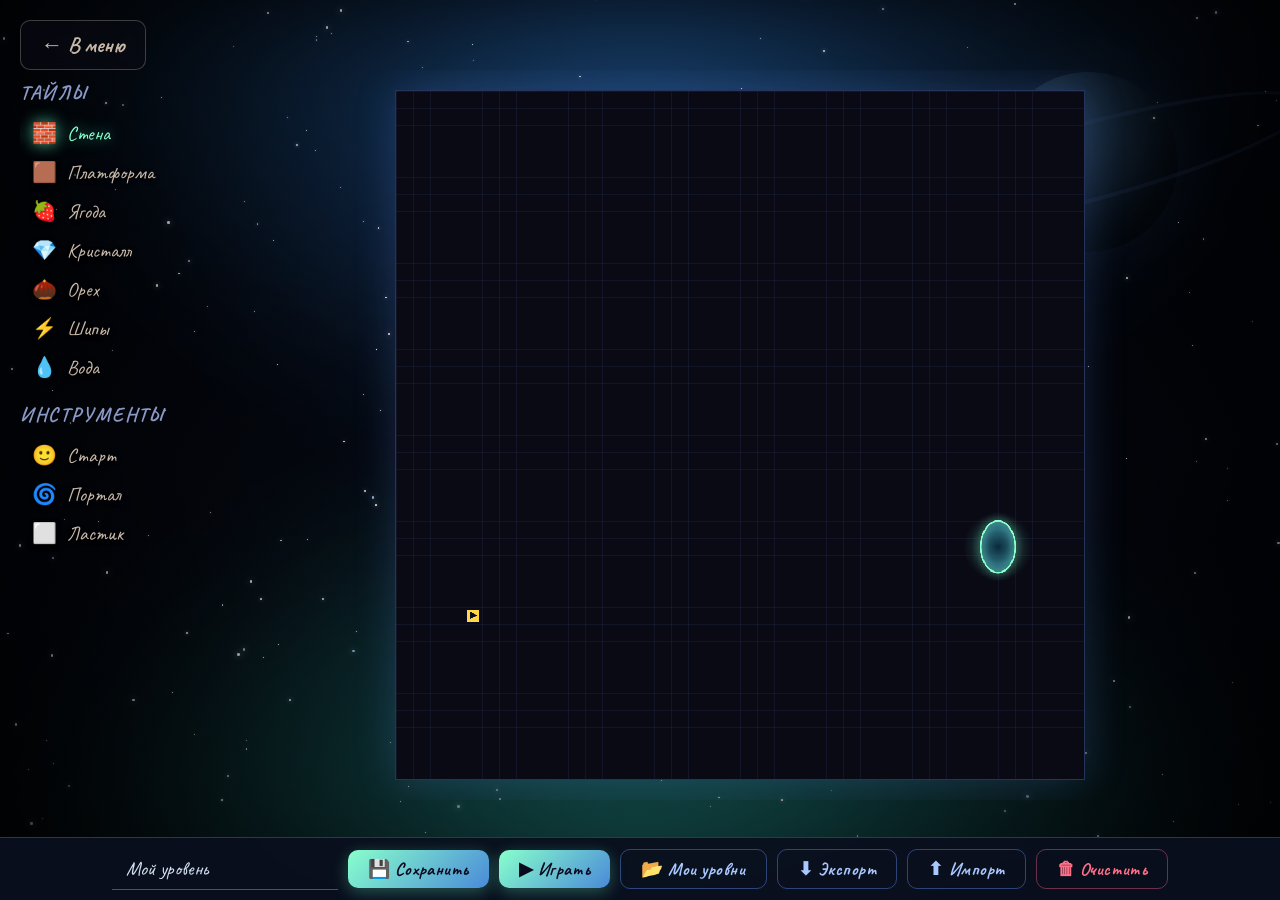
<file: editor.html>
<!DOCTYPE html>
<html lang="ru">
<head>
<meta charset="UTF-8">
<meta name="viewport" content="width=device-width, initial-scale=1.0">
<title>Редактор уровней — Космические Хроники Зверьков</title>

<link rel="preconnect" href="https://fonts.googleapis.com">
<link rel="preconnect" href="https://fonts.gstatic.com" crossorigin>
<link href="https://fonts.googleapis.com/css2?family=Rubik+One&family=Montserrat:wght@300&family=Caveat:wght@400;700&display=swap" rel="stylesheet">

<link rel="stylesheet" href="menu.css">

<style>
    .page-title {
        font-family: 'Rubik One', sans-serif;
        font-size: clamp(24px, 3.2vw, 40px);
        letter-spacing: 0.12em;
        background: linear-gradient(135deg, #a8c8ff 0%, #88ffcc 100%);
        -webkit-background-clip: text; background-clip: text; -webkit-text-fill-color: transparent;
        filter: drop-shadow(0 0 30px rgba(100, 200, 255, 0.5));
        text-align: center;
        margin-bottom: 3vh;
        pointer-events: auto;
    }

    .editor-layout {
        position: fixed;
        inset: 0;
        z-index: 30;
        display: flex;
        flex-direction: column;
        padding: 70px 20px 100px 220px;
        pointer-events: none;
    }

    .palette {
        position: fixed;
        top: 80px; left: 20px; bottom: 90px;
        width: 180px;
        display: flex; flex-direction: column;
        gap: 4px;
        pointer-events: auto;
        z-index: 40;
        overflow-y: auto;
    }

    .palette-title {
        font-family: 'Caveat', cursive;
        font-weight: 700;
        font-size: 20px;
        color: #8a9ac8;
        letter-spacing: 0.1em;
        margin-bottom: 6px;
        text-transform: uppercase;
    }

    .palette-group {
        display: flex;
        flex-direction: column;
        gap: 2px;
        margin-bottom: 12px;
    }

    .palette-item {
        display: flex;
        align-items: center;
        gap: 10px;
        padding: 6px 12px;
        font-family: 'Caveat', cursive;
        font-size: 20px;
        color: #c8b8a8;
        cursor: pointer;
        transition: all 0.2s;
        background: none;
        border: none;
        text-align: left;
        text-shadow: 0 2px 5px rgba(0,0,0,0.9);
        position: relative;
    }
    .palette-item:hover { color: #fff5e0; transform: translateX(4px); }
    .palette-item.active {
        color: #88ffcc;
        text-shadow: 0 0 15px rgba(100, 255, 200, 0.7);
    }
    .palette-item.active::before {
        content: '▸';
        position: absolute;
        left: -14px;
        color: #88ffcc;
    }
    .palette-item .icon { font-size: 20px; }

    .canvas-wrap {
        flex: 1;
        display: flex; align-items: center; justify-content: center;
        pointer-events: auto;
        overflow: hidden;
    }

    canvas#editorCanvas {
        display: block;
        background: #0a0a15;
        cursor: crosshair;
        image-rendering: pixelated;
        border: 1px solid rgba(100, 150, 255, 0.3);
        box-shadow: 0 0 40px rgba(100, 150, 255, 0.2);
    }

    .editor-bottom {
        position: fixed;
        bottom: 0; left: 0; right: 0;
        padding: 10px 20px;
        display: flex; align-items: center; justify-content: center;
        gap: 10px;
        background: rgba(10, 15, 30, 0.95);
        border-top: 1px solid rgba(100, 150, 255, 0.3);
        backdrop-filter: blur(10px);
        z-index: 50;
        pointer-events: auto;
        flex-wrap: wrap;
    }

    .name-input {
        flex: 0 0 200px;
        padding: 8px 14px;
        background: transparent;
        border: none;
        border-bottom: 1px solid rgba(200, 184, 168, 0.4);
        color: #d0e0f0;
        font-family: 'Caveat', cursive;
        font-size: 20px;
        outline: none;
        transition: all 0.2s;
    }
    .name-input:focus { border-bottom-color: rgba(168, 200, 255, 0.9); }

    .btn {
        padding: 8px 20px;
        border-radius: 10px;
        border: none;
        font-family: 'Caveat', cursive;
        font-weight: 700;
        font-size: 18px;
        letter-spacing: 0.03em;
        cursor: pointer;
        transition: all 0.2s;
        white-space: nowrap;
    }

    .btn-primary {
        background: linear-gradient(135deg, #88ffcc 0%, #4a8ad8 100%);
        color: #0a0a1f;
        box-shadow: 0 4px 16px rgba(100, 255, 200, 0.3);
    }
    .btn-primary:hover {
        transform: translateY(-2px);
        box-shadow: 0 8px 24px rgba(100, 255, 200, 0.5);
    }

    .btn-secondary {
        background: transparent;
        border: 1px solid rgba(100, 150, 255, 0.4);
        color: #a8c8ff;
    }
    .btn-secondary:hover {
        background: rgba(100, 150, 255, 0.15);
        border-color: rgba(100, 150, 255, 0.7);
    }

    .btn-danger {
        background: transparent;
        border: 1px solid rgba(255, 100, 150, 0.4);
        color: #ff7088;
    }
    .btn-danger:hover {
        background: rgba(255, 100, 150, 0.15);
    }

    .modal-overlay {
        position: fixed; inset: 0; z-index: 200;
        display: none; align-items: center; justify-content: center;
        background: rgba(2, 4, 10, 0.85);
        backdrop-filter: blur(10px);
    }
    .modal-overlay.visible { display: flex; }

    .modal-panel {
        background: linear-gradient(180deg, rgba(20, 30, 60, 0.95) 0%, rgba(10, 15, 30, 0.95) 100%);
        border: 1px solid rgba(100, 150, 255, 0.4);
        border-radius: 20px;
        padding: 30px 40px;
        min-width: 500px;
        max-width: 90vw;
        max-height: 80vh;
        overflow-y: auto;
        box-shadow: 0 20px 80px rgba(0,0,0,0.8), 0 0 60px rgba(100, 150, 255, 0.25);
        animation: panelPop 0.4s cubic-bezier(0.34, 1.56, 0.64, 1);
    }
    @keyframes panelPop {
        0%   { opacity: 0; transform: scale(0.9) translateY(20px); }
        100% { opacity: 1; transform: scale(1) translateY(0); }
    }

    .modal-title {
        font-family: 'Rubik One', sans-serif;
        font-size: 24px;
        text-align: center;
        background: linear-gradient(135deg, #a8c8ff 0%, #88ffcc 100%);
        -webkit-background-clip: text; background-clip: text; -webkit-text-fill-color: transparent;
        margin-bottom: 20px;
        letter-spacing: 0.08em;
    }

    .level-item {
        display: flex;
        align-items: center;
        justify-content: space-between;
        padding: 12px 16px;
        margin-bottom: 8px;
        background: rgba(100, 150, 255, 0.06);
        border: 1px solid rgba(100, 150, 255, 0.15);
        border-radius: 12px;
        color: #d0e0f0;
        font-family: 'Caveat', cursive;
        font-size: 22px;
        transition: all 0.2s;
    }
    .level-item:hover {
        background: rgba(100, 150, 255, 0.15);
        border-color: rgba(100, 150, 255, 0.4);
    }

    .level-item .level-name {
        flex: 1;
        text-shadow: 0 2px 5px rgba(0,0,0,0.9);
    }

    .level-item .level-meta {
        font-size: 14px;
        color: #8a9ac8;
        margin-right: 12px;
    }

    .level-item .level-actions {
        display: flex;
        gap: 6px;
    }

    .level-item button {
        padding: 4px 10px;
        background: transparent;
        border: 1px solid rgba(100, 150, 255, 0.3);
        border-radius: 8px;
        color: #a8c8ff;
        font-family: 'Caveat', cursive;
        font-size: 16px;
        cursor: pointer;
        transition: all 0.2s;
    }
    .level-item button:hover {
        background: rgba(100, 150, 255, 0.2);
        border-color: rgba(100, 150, 255, 0.7);
    }
    .level-item button.danger {
        color: #ff7088;
        border-color: rgba(255, 100, 150, 0.3);
    }
    .level-item button.danger:hover {
        background: rgba(255, 100, 150, 0.15);
    }

    .modal-close {
        width: 100%;
        margin-top: 16px;
        padding: 12px;
        background: linear-gradient(135deg, #88ffcc 0%, #4a8ad8 100%);
        border: none;
        border-radius: 12px;
        font-family: 'Caveat', cursive;
        font-weight: 700;
        font-size: 20px;
        color: #0a0a1f;
        cursor: pointer;
        transition: all 0.2s;
    }
    .modal-close:hover {
        transform: translateY(-2px);
        box-shadow: 0 8px 24px rgba(100, 255, 200, 0.4);
    }

    .empty-hint {
        text-align: center;
        color: #8a9ac8;
        font-family: 'Caveat', cursive;
        font-size: 18px;
        padding: 20px;
        font-style: italic;
    }

    @media (max-width: 900px) {
        .editor-layout { padding-left: 180px; }
        .palette { width: 160px; }
        .modal-panel { min-width: 0; width: 92%; padding: 20px; }
    }
</style>
</head>

<body>

<div class="scene">
    <div class="bg-container">
        <div class="sky parallax-layer" data-speed="0"></div>
        <div class="stars parallax-layer" id="stars" data-speed="0.1"></div>
        <div class="planet-far parallax-layer" data-speed="0.15"></div>
    </div>

    <div class="gradient-layer">
        <div class="gradient-top"></div>
        <div class="gradient-bottom"></div>
    </div>

    <div class="comet-container" id="comet-container"></div>
    <div class="vignette"></div>

    <a href="index.html" class="back-btn">← В меню</a>

    <!-- Палитра -->
    <div class="palette">
        <div class="palette-title">Тайлы</div>
        <div class="palette-group" id="tile-palette"></div>
        <div class="palette-title">Инструменты</div>
        <div class="palette-group" id="tool-palette"></div>
    </div>

    <!-- Холст -->
    <div class="editor-layout">
        <div class="canvas-wrap">
            <canvas id="editorCanvas"></canvas>
        </div>
    </div>

    <!-- Нижняя панель -->
    <div class="editor-bottom">
        <input type="text" id="level-name" class="name-input" placeholder="Название уровня..." value="Мой уровень" maxlength="40">
        <button class="btn btn-primary" id="btn-save">💾 Сохранить</button>
        <button class="btn btn-primary" id="btn-play">▶ Играть</button>
        <button class="btn btn-secondary" id="btn-load-list">📂 Мои уровни</button>
        <button class="btn btn-secondary" id="btn-export">⬇ Экспорт</button>
        <button class="btn btn-secondary" id="btn-import">⬆ Импорт</button>
        <button class="btn btn-danger" id="btn-clear">🗑 Очистить</button>
        <input type="file" id="file-import" accept=".json" style="display:none;">
    </div>

    <div class="footer">v0.3 alpha <span>•</span> editor</div>
</div>

<!-- Модалка списка уровней -->
<div id="levels-modal" class="modal-overlay">
    <div class="modal-panel">
        <div class="modal-title">МОИ УРОВНИ</div>
        <div id="levels-list"></div>
        <button class="modal-close" id="levels-close">Закрыть</button>
    </div>
</div>

<script src="menu.js"></script>
<script>
(() => {
    'use strict';

    const TILE = 32;
    const W = 40;
    const H = 40;

    const T = {
        EMPTY: 0,
        WALL: 1,
        PLATFORM: 2,
        BERRY: 3,
        CRYSTAL: 4,
        NUT: 5,
        SPIKE: 6,
        WATER: 7
    };

    const PALETTE_TILES = [
        { tool: 'wall',     tile: T.WALL,     icon: '🧱', label: 'Стена' },
        { tool: 'platform', tile: T.PLATFORM, icon: '🟫', label: 'Платформа' },
        { tool: 'berry',    tile: T.BERRY,    icon: '🍓', label: 'Ягода' },
        { tool: 'crystal',  tile: T.CRYSTAL,  icon: '💎', label: 'Кристалл' },
        { tool: 'nut',      tile: T.NUT,      icon: '🌰', label: 'Орех' },
        { tool: 'spike',    tile: T.SPIKE,    icon: '⚡', label: 'Шипы' },
        { tool: 'water',    tile: T.WATER,    icon: '💧', label: 'Вода' }
    ];

    const PALETTE_TOOLS = [
        { tool: 'start',  icon: '🙂', label: 'Старт' },
        { tool: 'portal', icon: '🌀', label: 'Портал' },
        { tool: 'erase',  icon: '⬜', label: 'Ластик' }
    ];

    // ─── Состояние ────────────────────────────────────────
    const state = {
        grid: Array.from({ length: H }, () => Array(W).fill(T.EMPTY)),
        playerStart: { gx: 4, gy: 30 },
        portal: { gx: 34, gy: 25, gw: 2, gh: 3 },
        tool: 'wall',
        isDrawing: false,
        lastGx: -1,
        lastGy: -1,
        currentLevelId: null
    };

    const canvas = document.getElementById('editorCanvas');
    const ctx = canvas.getContext('2d');
    const levelName = document.getElementById('level-name');
    const levelsModal = document.getElementById('levels-modal');
    const levelsList = document.getElementById('levels-list');
    const fileImport = document.getElementById('file-import');

    // ─── Хранилище уровней ────────────────────────────────
    const STORAGE_KEY = 'kz_user_levels';

    function loadLevels() {
        try {
            const raw = localStorage.getItem(STORAGE_KEY);
            return raw ? JSON.parse(raw) : [];
        } catch (e) { return []; }
    }

    function saveLevels(levels) {
        try {
            localStorage.setItem(STORAGE_KEY, JSON.stringify(levels));
        } catch (e) {
            alert('Не удалось сохранить (хранилище переполнено?)');
        }
    }

    function addLevelToStorage(level) {
        const levels = loadLevels();
        const idx = levels.findIndex(l => l.id === level.id);
        if (idx >= 0) levels[idx] = level;
        else levels.push(level);
        saveLevels(levels);
    }

    function deleteLevelFromStorage(id) {
        const levels = loadLevels().filter(l => l.id !== id);
        saveLevels(levels);
    }

    // ─── Рендер ───────────────────────────────────────────
    function resize() {
        const wrap = document.querySelector('.canvas-wrap');
        if (!wrap) return;
        const availW = wrap.clientWidth - 40;
        const availH = wrap.clientHeight - 40;
        const scale = Math.min(availW / (W * TILE), availH / (H * TILE));
        canvas.width = W * TILE;
        canvas.height = H * TILE;
        canvas.style.width = (W * TILE * scale) + 'px';
        canvas.style.height = (H * TILE * scale) + 'px';
    }
    window.addEventListener('resize', resize);

    function draw() {
        ctx.fillStyle = '#0a0a15';
        ctx.fillRect(0, 0, canvas.width, canvas.height);

        ctx.strokeStyle = 'rgba(100, 150, 255, 0.08)';
        ctx.lineWidth = 1;
        for (let x = 0; x <= W; x++) {
            ctx.beginPath();
            ctx.moveTo(x * TILE + 0.5, 0);
            ctx.lineTo(x * TILE + 0.5, H * TILE);
            ctx.stroke();
        }
        for (let y = 0; y <= H; y++) {
            ctx.beginPath();
            ctx.moveTo(0, y * TILE + 0.5);
            ctx.lineTo(W * TILE, y * TILE + 0.5);
            ctx.stroke();
        }

        for (let y = 0; y < H; y++) {
            for (let x = 0; x < W; x++) {
                const t = state.grid[y][x];
                if (t !== T.EMPTY) drawTile(t, x, y);
            }
        }

        drawStart();
        drawPortal();

        if (state.lastGx >= 0 && state.lastGx < W && state.lastGy >= 0 && state.lastGy < H) {
            ctx.strokeStyle = '#88ffcc';
            ctx.lineWidth = 2;
            ctx.strokeRect(state.lastGx * TILE + 1, state.lastGy * TILE + 1, TILE - 2, TILE - 2);
        }
    }

    function drawTile(t, x, y) {
        const px = x * TILE, py = y * TILE;
        switch (t) {
            case T.WALL:
                ctx.fillStyle = '#3a2a1a';
                ctx.fillRect(px, py, TILE, TILE);
                ctx.fillStyle = '#2a5a2a';
                ctx.fillRect(px, py, TILE, 4);
                ctx.strokeStyle = '#2a1a0a';
                ctx.strokeRect(px + 0.5, py + 0.5, TILE - 1, TILE - 1);
                break;
            case T.PLATFORM:
                ctx.fillStyle = '#7acc4a';
                ctx.fillRect(px, py + 8, TILE, TILE / 3);
                ctx.strokeStyle = '#2d5a2d';
                ctx.strokeRect(px + 0.5, py + 8.5, TILE - 1, TILE / 3 - 1);
                break;
            case T.BERRY:
                ctx.fillStyle = '#e8305a';
                ctx.beginPath();
                ctx.arc(px + TILE/2, py + TILE/2, TILE/3, 0, Math.PI * 2);
                ctx.fill();
                ctx.fillStyle = '#2a8a2a';
                ctx.beginPath();
                ctx.ellipse(px + TILE/2, py + 6, 5, 3, -0.3, 0, Math.PI * 2);
                ctx.fill();
                break;
            case T.CRYSTAL:
                ctx.fillStyle = '#a8d8ff';
                ctx.beginPath();
                ctx.moveTo(px + TILE/2, py + 4);
                ctx.lineTo(px + TILE - 8, py + TILE/2);
                ctx.lineTo(px + TILE/2, py + TILE - 4);
                ctx.lineTo(px + 8, py + TILE/2);
                ctx.closePath();
                ctx.fill();
                break;
            case T.NUT:
                ctx.fillStyle = '#8b5a2b';
                ctx.beginPath();
                ctx.ellipse(px + TILE/2, py + TILE/2 + 2, TILE/3, TILE/3.5, 0, 0, Math.PI * 2);
                ctx.fill();
                ctx.fillStyle = '#5a3a1b';
                ctx.beginPath();
                ctx.ellipse(px + TILE/2, py + TILE/3, TILE/3, TILE/8, 0, 0, Math.PI * 2);
                ctx.fill();
                break;
            case T.SPIKE:
                ctx.fillStyle = '#c84a4a';
                for (let s = 0; s < 3; s++) {
                    const sx = px + s * (TILE / 3);
                    ctx.beginPath();
                    ctx.moveTo(sx, py + TILE);
                    ctx.lineTo(sx + TILE / 6, py + TILE / 3);
                    ctx.lineTo(sx + TILE / 3, py + TILE);
                    ctx.closePath();
                    ctx.fill();
                }
                break;
            case T.WATER:
                ctx.fillStyle = 'rgba(60, 140, 180, 0.7)';
                ctx.fillRect(px, py, TILE, TILE);
                ctx.fillStyle = 'rgba(200, 240, 255, 0.4)';
                ctx.fillRect(px, py, TILE, 3);
                break;
        }
    }

    function drawStart() {
        const { gx, gy } = state.playerStart;
        ctx.fillStyle = '#ffd84a';
        ctx.fillRect(gx * TILE + 4, gy * TILE + 4, TILE - 8, TILE - 8);
        ctx.strokeStyle = '#0a0a1f';
        ctx.lineWidth = 2;
        ctx.strokeRect(gx * TILE + 4, gy * TILE + 4, TILE - 8, TILE - 8);
        ctx.fillStyle = '#0a0a1f';
        ctx.font = 'bold 16px sans-serif';
        ctx.textAlign = 'center';
        ctx.textBaseline = 'middle';
        ctx.fillText('▶', gx * TILE + TILE/2, gy * TILE + TILE/2);
    }

    // Портал в том же стиле, что и в игре
    function drawPortal() {
        const p = state.portal;
        const x = p.gx * TILE;
        const y = p.gy * TILE;
        const w = p.gw * TILE;
        const h = p.gh * TILE;
        const cx = x + w / 2;
        const cy = y + h / 2;

        const glow = ctx.createRadialGradient(cx, cy, 0, cx, cy, w);
        glow.addColorStop(0, 'rgba(100, 255, 200, 0.35)');
        glow.addColorStop(1, 'rgba(100, 255, 200, 0)');
        ctx.fillStyle = glow;
        ctx.beginPath();
        ctx.arc(cx, cy, w, 0, Math.PI * 2);
        ctx.fill();

        const coreGrad = ctx.createRadialGradient(cx, cy, 0, cx, cy, w / 2);
        coreGrad.addColorStop(0, '#0a2a3a');
        coreGrad.addColorStop(1, '#2a6a7a');
        ctx.fillStyle = coreGrad;
        ctx.beginPath();
        ctx.ellipse(cx, cy, w / 2, h / 2, 0, 0, Math.PI * 2);
        ctx.fill();

        ctx.strokeStyle = '#88ffcc';
        ctx.lineWidth = 3;
        ctx.shadowColor = '#88ffcc';
        ctx.shadowBlur = 15;
        ctx.beginPath();
        ctx.ellipse(cx, cy, w / 2, h / 2, 0, 0, Math.PI * 2);
        ctx.stroke();
        ctx.shadowBlur = 0;
    }

    function screenToGrid(clientX, clientY) {
        const rect = canvas.getBoundingClientRect();
        const scale = canvas.width / rect.width;
        const x = (clientX - rect.left) * scale;
        const y = (clientY - rect.top) * scale;
        return { gx: Math.floor(x / TILE), gy: Math.floor(y / TILE) };
    }

    function applyTool(gx, gy, isErase) {
        if (gx < 0 || gx >= W || gy < 0 || gy >= H) return;

        if (state.tool === 'start') {
            if (!isErase) state.playerStart = { gx, gy };
            return;
        }
        if (state.tool === 'portal') {
            if (!isErase) {
                if (gx + state.portal.gw >= W || gy + state.portal.gh >= H) return;
                state.portal = { gx, gy, gw: state.portal.gw, gh: state.portal.gh };
                for (let dy = 0; dy < state.portal.gh; dy++)
                    for (let dx = 0; dx < state.portal.gw; dx++)
                        state.grid[gy + dy][gx + dx] = T.EMPTY;
            }
            return;
        }

        if (gx === state.playerStart.gx && gy === state.playerStart.gy && !isErase) return;
        if (gx >= state.portal.gx && gx < state.portal.gx + state.portal.gw &&
            gy >= state.portal.gy && gy < state.portal.gy + state.portal.gh && !isErase) return;

        if (isErase || state.tool === 'erase') {
            state.grid[gy][gx] = T.EMPTY;
        } else {
            const item = PALETTE_TILES.find(p => p.tool === state.tool);
            if (item) state.grid[gy][gx] = item.tile;
        }
    }

    function drawLine(x0, y0, x1, y1, isErase) {
        let dx = Math.abs(x1 - x0), dy = Math.abs(y1 - y0);
        let sx = x0 < x1 ? 1 : -1, sy = y0 < y1 ? 1 : -1;
        let err = dx - dy, x = x0, y = y0;
        while (true) {
            applyTool(x, y, isErase);
            if (x === x1 && y === y1) break;
            const e2 = 2 * err;
            if (e2 > -dy) { err -= dy; x += sx; }
            if (e2 < dx) { err += dx; y += sy; }
        }
    }

    // ─── Палитра ──────────────────────────────────────────
    const tilePalette = document.getElementById('tile-palette');
    const toolPalette = document.getElementById('tool-palette');

    PALETTE_TILES.forEach(item => {
        const el = document.createElement('button');
        el.className = 'palette-item';
        el.dataset.tool = item.tool;
        el.innerHTML = `<span class="icon">${item.icon}</span><span>${item.label}</span>`;
        el.addEventListener('click', () => selectTool(item.tool));
        tilePalette.appendChild(el);
    });

    PALETTE_TOOLS.forEach(item => {
        const el = document.createElement('button');
        el.className = 'palette-item';
        el.dataset.tool = item.tool;
        el.innerHTML = `<span class="icon">${item.icon}</span><span>${item.label}</span>`;
        el.addEventListener('click', () => selectTool(item.tool));
        toolPalette.appendChild(el);
    });

    function selectTool(tool) {
        state.tool = tool;
        document.querySelectorAll('.palette-item').forEach(el => {
            el.classList.toggle('active', el.dataset.tool === tool);
        });
    }

    // ─── Мышь ─────────────────────────────────────────────
    canvas.addEventListener('mousemove', (e) => {
        const { gx, gy } = screenToGrid(e.clientX, e.clientY);
        state.lastGx = gx;
        state.lastGy = gy;
        if (state.isDrawing) drawLine(state.lastGx, state.lastGy, gx, gy, e.buttons === 2);
        draw();
    });

    canvas.addEventListener('mousedown', (e) => {
        e.preventDefault();
        const { gx, gy } = screenToGrid(e.clientX, e.clientY);
        state.isDrawing = true;
        state.lastGx = gx;
        state.lastGy = gy;
        applyTool(gx, gy, e.button === 2);
        draw();
    });

    window.addEventListener('mouseup', () => { state.isDrawing = false; });
    canvas.addEventListener('contextmenu', (e) => e.preventDefault());

    // ─── Сериализация ─────────────────────────────────────
    function serializeLevel() {
        let berries = 0, crystals = 0, nuts = 0;
        for (let y = 0; y < H; y++) {
            for (let x = 0; x < W; x++) {
                const t = state.grid[y][x];
                if (t === T.BERRY) berries++;
                else if (t === T.CRYSTAL) crystals++;
                else if (t === T.NUT) nuts++;
            }
        }

        if (nuts === 0) {
            for (let y = H - 3; y > 0; y--) {
                for (let x = 2; x < W - 2; x++) {
                    if (state.grid[y][x] === T.EMPTY && state.grid[y + 1] && state.grid[y + 1][x] === T.WALL) {
                        state.grid[y][x] = T.NUT;
                        nuts = 1;
                        break;
                    }
                }
                if (nuts > 0) break;
            }
        }

        return {
            id: state.currentLevelId || ('lvl_' + Date.now()),
            name: levelName.value || 'Мой уровень',
            tileSize: 48,
            mapWidth: W,
            mapHeight: H,
            playerStart: { gx: state.playerStart.gx, gy: state.playerStart.gy },
            portal: { gx: state.portal.gx, gy: state.portal.gy, gw: state.portal.gw, gh: state.portal.gh },
            totalBerries: berries,
            totalCrystals: crystals,
            totalNuts: nuts,
            theme: 'forest',
            grid: state.grid.map(row => row.slice())
        };
    }

    function applyLevelData(data) {
        state.grid = data.grid.map(row => Array.isArray(row) ? row.slice() : row.split('').map(Number));
        state.playerStart = data.playerStart.gx !== undefined
            ? { gx: data.playerStart.gx, gy: data.playerStart.gy }
            : { gx: Math.floor(data.playerStart.x / 48), gy: Math.floor(data.playerStart.y / 48) };
        state.portal = data.portal.gx !== undefined
            ? { gx: data.portal.gx, gy: data.portal.gy, gw: data.portal.gw || 2, gh: data.portal.gh || 3 }
            : { gx: Math.floor(data.portal.x / 48), gy: Math.floor(data.portal.y / 48), gw: 2, gh: 3 };
        state.currentLevelId = data.id || null;
        levelName.value = data.name || 'Мой уровень';
        draw();
    }

    function loadIntoGame(data) {
        // Сохраняем уровень для игры
        localStorage.setItem('kz_editor_level', JSON.stringify(data));
        localStorage.setItem('kz_play_mode', 'editor');
        window.location.href = 'game.html';
    }

    // ─── Список уровней ───────────────────────────────────
    function openLevelsList() {
        levelsModal.classList.add('visible');
        renderLevelsList();
    }

    function renderLevelsList() {
        const levels = loadLevels();
        levelsList.innerHTML = '';

        if (levels.length === 0) {
            levelsList.innerHTML = '<div class="empty-hint">Уровней пока нет</div>';
            return;
        }

        levels.forEach(level => {
            const el = document.createElement('div');
            el.className = 'level-item';
            el.innerHTML = `
                <span class="level-name">${escapeHtml(level.name)}</span>
                <span class="level-meta">${level.mapWidth}×${level.mapHeight}</span>
                <div class="level-actions">
                    <button data-action="load">Загрузить</button>
                    <button data-action="play">Играть</button>
                    <button class="danger" data-action="delete">Удалить</button>
                </div>
            `;

            el.querySelector('[data-action="load"]').onclick = () => {
                applyLevelData(level);
                levelsModal.classList.remove('visible');
            };
            el.querySelector('[data-action="play"]').onclick = () => {
                localStorage.setItem('kz_editor_level', JSON.stringify(level));
                localStorage.setItem('kz_play_mode', 'editor');
                window.location.href = 'game.html';
            };
            el.querySelector('[data-action="delete"]').onclick = () => {
                if (confirm(`Удалить «${level.name}»?`)) {
                    deleteLevelFromStorage(level.id);
                    renderLevelsList();
                }
            };

            levelsList.appendChild(el);
        });
    }

    function escapeHtml(str) {
        return String(str).replace(/[&<>"']/g, c => ({
            '&':'&amp;','<':'&lt;','>':'&gt;','"':'&quot;',"'":'&#39;'
        })[c]);
    }

    // ─── Кнопки ───────────────────────────────────────────
    document.getElementById('btn-save').addEventListener('click', () => {
        const data = serializeLevel();
        state.currentLevelId = data.id;
        addLevelToStorage(data);
        alert('Уровень сохранён: ' + data.name);
    });

    document.getElementById('btn-play').addEventListener('click', () => {
        const data = serializeLevel();
        localStorage.setItem('kz_editor_level', JSON.stringify(data));
        localStorage.setItem('kz_play_mode', 'editor');
        window.location.href = 'game.html';
    });

    document.getElementById('btn-load-list').addEventListener('click', openLevelsList);
    document.getElementById('levels-close').addEventListener('click', () => {
        levelsModal.classList.remove('visible');
    });
    levelsModal.addEventListener('click', (e) => {
        if (e.target === levelsModal) levelsModal.classList.remove('visible');
    });

    // Экспорт
    document.getElementById('btn-export').addEventListener('click', () => {
        const data = serializeLevel();
        const json = JSON.stringify(data, null, 2);
        const blob = new Blob([json], { type: 'application/json' });
        const url = URL.createObjectURL(blob);
        const a = document.createElement('a');
        a.href = url;
        a.download = (data.name || 'level').replace(/[^a-zа-я0-9_-]/gi, '_') + '.json';
        a.click();
        URL.revokeObjectURL(url);
    });

    // Импорт
    document.getElementById('btn-import').addEventListener('click', () => {
        fileImport.click();
    });
    fileImport.addEventListener('change', (e) => {
        const file = e.target.files[0];
        if (!file) return;

        const reader = new FileReader();
        reader.onload = (ev) => {
            try {
                const data = JSON.parse(ev.target.result);
                if (!data.grid || !data.mapWidth) throw new Error('Неверный формат');
                applyLevelData(data);
                alert('Уровень загружен: ' + (data.name || 'Без названия'));
            } catch (err) {
                alert('Ошибка импорта: ' + err.message);
            }
            fileImport.value = '';
        };
        reader.readAsText(file);
    });

    // Очистить
    document.getElementById('btn-clear').addEventListener('click', () => {
        if (!confirm('Очистить уровень?')) return;
        state.grid = Array.from({ length: H }, () => Array(W).fill(T.EMPTY));
        state.playerStart = { gx: 4, gy: 30 };
        state.portal = { gx: 34, gy: 25, gw: 2, gh: 3 };
        state.currentLevelId = null;
        levelName.value = 'Мой уровень';
        draw();
    });

    // ─── Старт ────────────────────────────────────────────
    resize();
    selectTool('wall');
    draw();

    // Загрузка последнего уровня
    const editorData = localStorage.getItem('kz_editor_level');
    if (editorData) {
        try {
            const data = JSON.parse(editorData);
            applyLevelData(data);
        } catch (e) {}
    }
})();
</script>

</body>
</html>
</file>
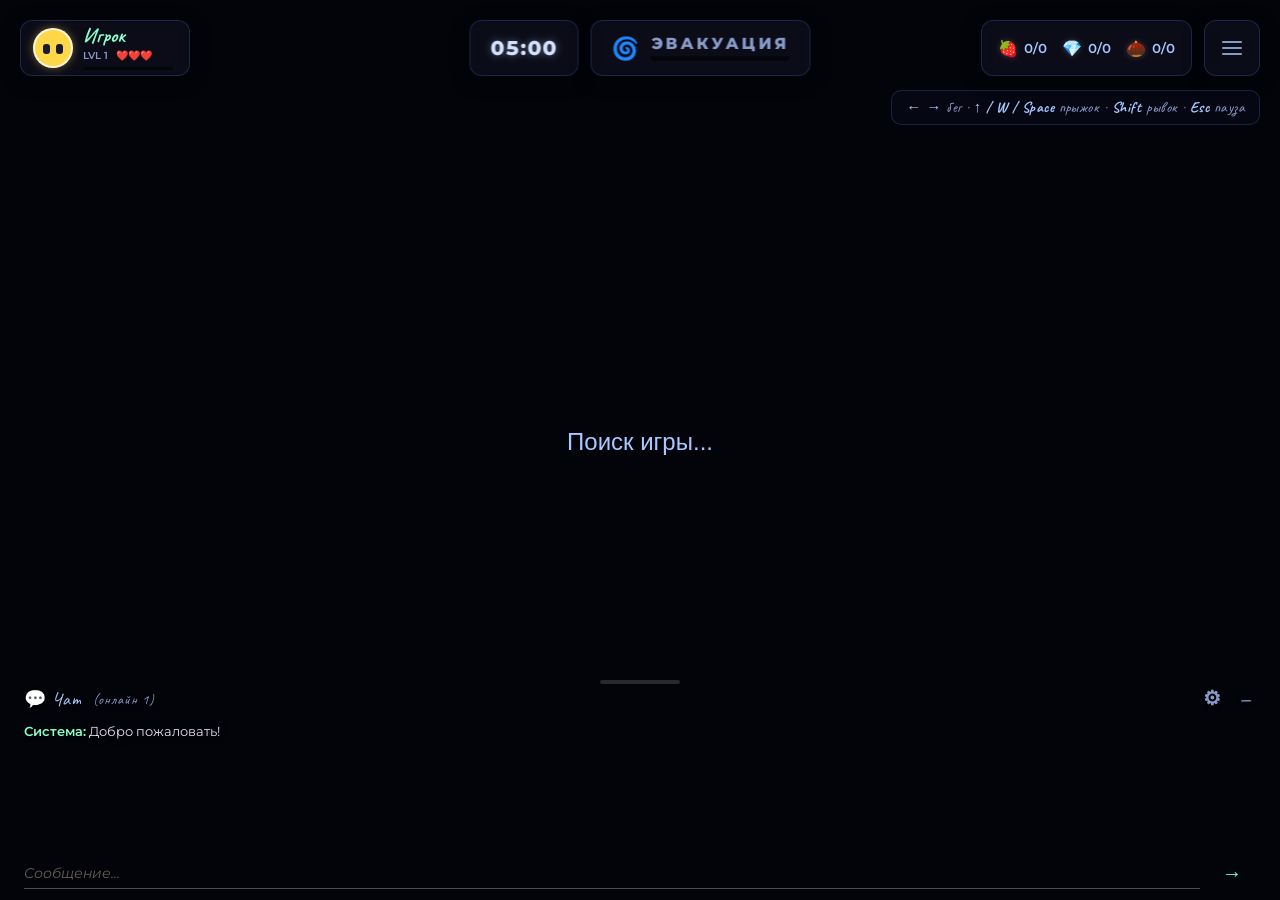
<file: game.html>
<!DOCTYPE html>
<html lang="ru">
<head>
<meta charset="UTF-8">
<meta name="viewport" content="width=device-width, initial-scale=1.0">
<title>Лес — Космические Хроники Зверьков</title>

<link rel="preconnect" href="https://fonts.googleapis.com">
<link rel="preconnect" href="https://fonts.gstatic.com" crossorigin>
<link href="https://fonts.googleapis.com/css2?family=Caveat:wght@700&family=Montserrat:wght@300;600;700;800&family=Rubik+One&display=swap" rel="stylesheet">

<link rel="stylesheet" href="game.css">
</head>
<body>

<canvas id="c"></canvas>

<!-- ВЕРХНИЙ HUD -->
<div class="hud-top">
    
    <!-- Левая часть: Профиль -->
    <div class="hud-element profile-card">
        <div class="avatar" id="profile-avatar"></div>
        <div class="profile-info">
            <div class="profile-name" id="profile-nick">Игрок</div>
            <div class="profile-stats">
                <span id="profile-level">Lvl 1</span>
                <span id="profile-lives">❤️❤️❤️</span>
            </div>
            <div class="profile-xp"><div class="profile-xp-fill" id="profile-xp-fill"></div></div>
        </div>
    </div>

    <!-- Центр: Таймер + Эвакуация -->
    <div class="center-group">
        <div class="hud-element timer-box" id="hud-timer">05:00</div>
        
        <div class="hud-element portal-block" id="portal-block">
            <div class="portal-icon">🌀</div>
            <div class="portal-data">
                <div class="portal-title">ЭВАКУАЦИЯ</div>
                <div class="portal-bar-bg">
                    <div class="portal-bar-fill" id="portal-fill"></div>
                </div>
            </div>
        </div>
    </div>

    <!-- Правая часть: Ресурсы + Меню -->
    <div class="right-group">
        <div class="hud-element resources">
            <div class="res-item"><span class="icon">🍓</span> <span class="val" id="hud-berries">0/0</span></div>
            <div class="res-item"><span class="icon">💎</span> <span class="val" id="hud-crystals">0/0</span></div>
            <div class="res-item" id="nut-res-item"><span class="icon">🌰</span> <span class="val" id="hud-nuts">0/0</span></div>
        </div>
        
        <button class="hud-element burger-btn" id="profile-menu-btn" title="Меню">
            <div class="menu-icon">
                <span></span>
                <span></span>
                <span></span>
            </div>
        </button>
    </div>
</div>

<div class="controls-hint">
    <b>← →</b> бег · <b>↑ / W / Space</b> прыжок · <b>Shift</b> рывок · <b>Esc</b> пауза
</div>

<div id="chat" class="chat">
    <div class="chat-resizer" id="chat-resizer"></div>
    <div class="chat-header">
        <div class="chat-title">💬 Чат <span id="online-count" style="font-size: 14px; color: #8a9ac8; font-weight: 400; margin-left: 6px;">(онлайн 1)</span></div>
        <div class="chat-actions">
            <button class="chat-btn" id="chat-settings-btn" title="Настройки чата">⚙</button>
            <button class="chat-btn" id="chat-toggle" title="Свернуть">—</button>
        </div>
    </div>
    <div class="chat-messages" id="chat-messages"></div>
    <div class="chat-input-wrap">
        <input type="text" id="chat-input" class="chat-input" placeholder="Сообщение..." maxlength="120">
        <button class="chat-send" id="chat-send">→</button>
    </div>
    <div class="chat-settings hidden" id="chat-settings">
        <label class="chat-setting">
            <span>🕒 Показывать время</span>
            <label class="switch small">
                <input type="checkbox" id="chat-show-time">
                <span class="slider"></span>
            </label>
        </label>
        <label class="chat-setting">
            <span>🔔 Звук сообщения</span>
            <label class="switch small">
                <input type="checkbox" id="chat-sound" checked>
                <span class="slider"></span>
            </label>
        </label>
        <label class="chat-setting">
            <span>📢 Системные сообщения</span>
            <label class="switch small">
                <input type="checkbox" id="chat-system" checked>
                <span class="slider"></span>
            </label>
        </label>
        <div class="chat-setting">
            <span>🧹 Очистить историю</span>
            <button class="chat-btn" id="chat-clear" style="color:#ff7088;">Очистить</button>
        </div>
    </div>
</div>

<div id="win-screen" class="fullscreen">
    <div class="win-panel">
        <h1>ЭВАКУАЦИЯ!</h1>
        <div class="subtitle">Ты добрался до портала с орехом</div>
        
        <!-- Статистика и Опыт -->
        <div class="win-stats-container" id="win-stats">
            <!-- Сюда JS вставит статистику и опыт -->
        </div>
        
        <!-- Кнопки -->
        <div class="buttons win-buttons">
            <!-- Кнопка ожидания (неактивна, показываем для информации) -->
            <button class="menu-btn" id="btn-wait" disabled style="opacity: 0.7; cursor: default;">⏳ Ожидание игроков...</button>
            
            <!-- Кнопка "Продолжить один" -->
            <button class="menu-btn" id="btn-solo-next">🎲 Продолжить один</button>
            
            <!-- Кнопка "В меню" -->
            <button class="menu-btn" id="btn-leave-alone">🚪 Уйти в меню</button>
        </div>
    </div>
</div>

<div id="pause-screen" class="fullscreen">
    <div class="win-panel">
        <h1>ПАУЗА</h1>
        <div class="subtitle">отдохни немного</div>
        <div class="buttons">
            <button class="menu-btn" id="btn-resume">Продолжить</button>
            <button class="menu-btn" id="btn-pause-settings">Настройки</button>
            <button class="menu-btn" id="btn-pause-restart">Заново</button>
            <button class="menu-btn" id="btn-pause-menu">В меню</button>
        </div>

        <div id="pause-settings" class="pause-settings hidden">
            <div class="pause-nick">
                <label class="pause-nick-label">👤 Ник персонажа</label>
                <input type="text" id="pause-nickname" class="pause-nick-input" maxlength="16" placeholder="Игрок">
            </div>
            
            <div class="setting-item">
                <span class="label">🎯 Центрирование карты</span>
                <label class="switch">
                    <input type="checkbox" id="setting-center" checked>
                    <span class="slider"></span>
                </label>
            </div>
            <div class="setting-item">
                <span class="label">🎮 Слежение за героем</span>
                <label class="switch">
                    <input type="checkbox" id="setting-follow">
                    <span class="slider"></span>
                </label>
            </div>
        </div>
    </div>
</div>

<!-- ЭМОЦИИ (Колесо) -->
<div class="emote-wheel" id="emoteWheel">
    <div class="wheel-container" id="wheelContainer">
        <div class="emote-sector pos-up" data-emote="heart" data-key="1">❤️ <span class="sector-key">1</span></div>
        <div class="emote-sector pos-right" data-emote="laugh" data-key="2">😂 <span class="sector-key">2</span></div>
        <div class="emote-sector pos-down" data-emote="sad" data-key="3">😢 <span class="sector-key">3</span></div>
        <div class="emote-sector pos-left" data-emote="angry" data-key="4">😡 <span class="sector-key">4</span></div>
    </div>
</div>

<div id="mobile-controls" class="mobile-controls">
    <!-- Левая часть: движение -->
    <div class="dpad">
        <button class="ctrl-btn" id="btn-left">◀</button>
        <button class="ctrl-btn" id="btn-right">▶</button>
    </div>
    
    <!-- Правая часть: действия -->
    <div class="action-btns">
        <button class="ctrl-btn action-btn" id="btn-jump">JUMP</button>
        <button class="ctrl-btn action-btn" id="btn-dash">DASH</button>
    </div>
</div>

<script src="audio.js"></script>
<script src="level-generator.js"></script>
<script src="level.js"></script>
<script src="player.js"></script>
<script src="tiles.js"></script>
<script src="game.js"></script>

</body>
</html>
</file>
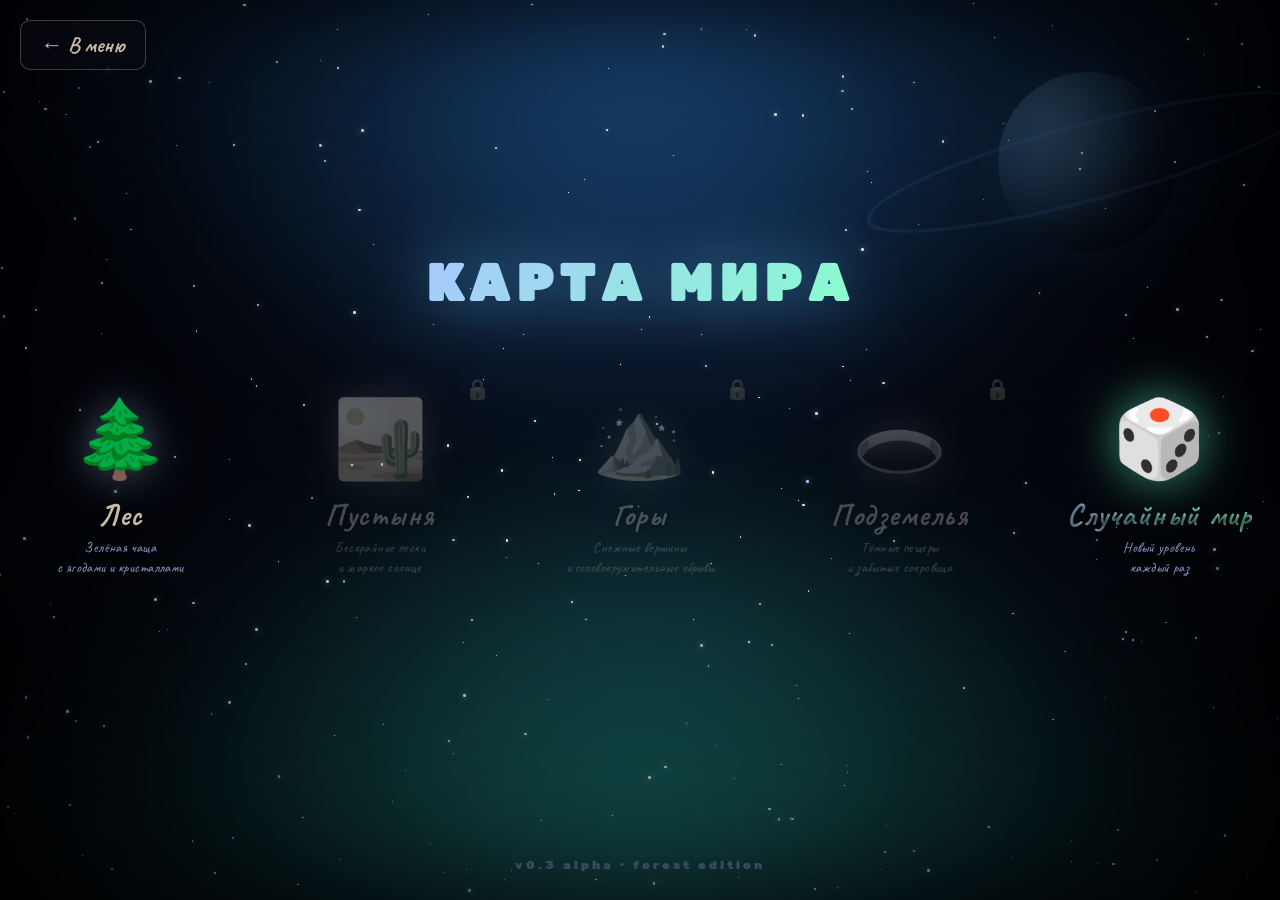
<file: map.html>
<!DOCTYPE html>
<html lang="ru">
<head>
<meta charset="UTF-8">
<meta name="viewport" content="width=device-width, initial-scale=1.0">
<title>Карта мира — Космические Хроники Зверьков</title>

<link rel="preconnect" href="https://fonts.googleapis.com">
<link rel="preconnect" href="https://fonts.gstatic.com" crossorigin>
<link href="https://fonts.googleapis.com/css2?family=Rubik+One&family=Montserrat:wght@300&family=Caveat:wght@400;700&display=swap" rel="stylesheet">

<link rel="stylesheet" href="menu.css">

<style>
    .page-title {
        font-family: 'Rubik One', sans-serif;
        font-size: clamp(28px, 4vw, 52px);
        letter-spacing: 0.12em;
        background: linear-gradient(135deg, #a8c8ff 0%, #88ffcc 100%);
        -webkit-background-clip: text; background-clip: text; -webkit-text-fill-color: transparent;
        filter: drop-shadow(0 0 30px rgba(100, 200, 255, 0.5));
        text-align: center;
        margin-bottom: 6vh;
        pointer-events: auto;
        animation: titlePop 0.8s cubic-bezier(0.34, 1.56, 0.64, 1);
    }
    @keyframes titlePop {
        0%   { opacity: 0; transform: scale(0.8) translateY(-20px); }
        100% { opacity: 1; transform: scale(1) translateY(0); }
    }

    .locations {
        display: grid;
        grid-template-columns: repeat(5, 1fr);
        gap: 1.5vw;
        max-width: 1300px;
        width: 100%;
        pointer-events: auto;
    }

    .loc {
        position: relative;
        display: flex;
        flex-direction: column;
        align-items: center;
        padding: 24px 12px;
        cursor: pointer;
        text-decoration: none;
        opacity: 0;
        animation: fadeUp 0.7s cubic-bezier(0.34, 1.3, 0.64, 1) forwards;
        transition: transform 0.3s cubic-bezier(0.34, 1.56, 0.64, 1);
    }
    .loc:nth-child(1) { animation-delay: 0.25s; }
    .loc:nth-child(2) { animation-delay: 0.4s; }
    .loc:nth-child(3) { animation-delay: 0.55s; }
    .loc:nth-child(4) { animation-delay: 0.7s; }
    .loc:nth-child(5) { animation-delay: 0.85s; }

    .loc:hover { transform: translateY(-6px); }

    .loc::before {
        content: '';
        position: absolute;
        inset: -8px -10px;
        pointer-events: none;
        opacity: 0;
        transform: scale(0.85);
        transition: opacity 0.35s ease, transform 0.35s cubic-bezier(0.34, 1.56, 0.64, 1);
        background-image: url("data:image/svg+xml;utf8,<svg xmlns='http://www.w3.org/2000/svg' viewBox='0 0 240 70' preserveAspectRatio='none'><path d='M 120 8 C 60 4, 10 22, 12 40 C 14 58, 70 68, 120 64 C 180 60, 232 46, 228 30 C 224 14, 170 6, 110 12 C 80 16, 56 22, 50 30' fill='none' stroke='%23c8b8a8' stroke-width='2' stroke-linecap='round' stroke-linejoin='round'/></svg>");
        background-repeat: no-repeat;
        background-size: 100% 100%;
        filter: drop-shadow(0 0 5px rgba(200, 184, 168, 0.5));
    }
    .loc:hover::before {
        opacity: 1;
        transform: scale(1);
    }

    .loc-icon {
        font-size: clamp(44px, 6vw, 76px);
        margin-bottom: 12px;
        filter: drop-shadow(0 0 20px rgba(168, 200, 255, 0.4));
        transition: transform 0.3s, filter 0.3s;
    }
    .loc:hover .loc-icon {
        transform: scale(1.1) rotate(-3deg);
        filter: drop-shadow(0 0 30px rgba(168, 200, 255, 0.8));
    }

    .loc-name {
        font-family: 'Caveat', cursive;
        font-weight: 700;
        font-size: clamp(22px, 2.4vw, 34px);
        color: #c8b8a8;
        margin-bottom: 4px;
        letter-spacing: 0.05em;
        text-align: center;
        text-shadow: 0 2px 5px rgba(0, 0, 0, 0.9), 0 0 15px rgba(0, 0, 0, 0.7);
        transition: color 0.3s, text-shadow 0.3s;
    }
    .loc:hover .loc-name {
        color: #fff5e0;
        text-shadow: 0 0 20px rgba(168, 200, 255, 0.6), 0 2px 5px rgba(0, 0, 0, 0.9);
    }

    .loc-desc {
        font-family: 'Caveat', cursive;
        font-size: clamp(12px, 1.1vw, 16px);
        color: #8a9ac8;
        text-align: center;
        letter-spacing: 0.03em;
        line-height: 1.4;
        transition: color 0.3s;
    }
    .loc:hover .loc-desc {
        color: #a8c8ff;
    }

    .loc-lock {
        position: absolute;
        top: 6px;
        right: 10px;
        font-size: 20px;
        opacity: 0.6;
    }

    .loc.locked {
        cursor: not-allowed;
        filter: grayscale(0.8);
        opacity: 0.35 !important;
    }
    .loc.locked:hover { transform: none; }
    .loc.locked:hover::before { opacity: 0; }

    .loc.completed .loc-icon {
        filter: drop-shadow(0 0 25px rgba(100, 255, 200, 0.8));
    }
    .loc.completed::after {
        content: '✓';
        position: absolute;
        top: 6px;
        right: 10px;
        font-size: 22px;
        color: #88ffcc;
        font-weight: bold;
        text-shadow: 0 0 10px rgba(100, 255, 200, 0.8);
    }

    .loc.random .loc-icon {
        filter: drop-shadow(0 0 25px rgba(100, 255, 200, 0.6));
    }
    .loc.random .loc-name {
        background: linear-gradient(135deg, #a8c8ff 0%, #88ffcc 100%);
        -webkit-background-clip: text; background-clip: text; -webkit-text-fill-color: transparent;
    }

    @media (max-width: 1100px) {
        .locations { grid-template-columns: repeat(3, 1fr); }
    }
    @media (max-width: 700px) {
        .locations { grid-template-columns: repeat(2, 1fr); }
    }
</style>
</head>
<body>

<div class="scene">
    <div class="bg-container">
        <div class="sky parallax-layer" data-speed="0"></div>
        <div class="stars parallax-layer" id="stars" data-speed="0.1"></div>
        <div class="planet-far parallax-layer" data-speed="0.15"></div>
    </div>

    <div class="gradient-layer">
        <div class="gradient-top"></div>
        <div class="gradient-bottom"></div>
    </div>

    <div class="comet-container" id="comet-container"></div>
    <div class="vignette"></div>

    <a href="index.html" class="back-btn">← В меню</a>

    <div class="ui-center-group">
        <h1 class="page-title">КАРТА МИРА</h1>
        <div class="locations" id="locations"></div>
    </div>

    <div class="footer">v0.3 alpha <span>•</span> forest edition</div>
</div>

<script src="menu.js"></script>
<script>
    (() => {
        const LOCATIONS = [
            {
                key: 'forest',
                name: 'Лес',
                icon: '🌲',
                desc: 'Зелёная чаща<br>с ягодами и кристаллами',
                theme: 'forest',
                type: 'fixed',
                unlockAfter: null
            },
            {
                key: 'desert',
                name: 'Пустыня',
                icon: '🏜️',
                desc: 'Бескрайние пески<br>и жаркое солнце',
                theme: 'desert',
                type: 'fixed',
                unlockAfter: 'forest'
            },
            {
                key: 'mountains',
                name: 'Горы',
                icon: '⛰️',
                desc: 'Снежные вершины<br>и головокружительные обрывы',
                theme: 'mountains',
                type: 'fixed',
                unlockAfter: 'desert'
            },
            {
                key: 'dungeon',
                name: 'Подземелья',
                icon: '🕳️',
                desc: 'Тёмные пещеры<br>и забытые сокровища',
                theme: 'dungeon',
                type: 'fixed',
                unlockAfter: 'mountains'
            },
            {
                key: 'random',
                name: 'Случайный мир',
                icon: '🎲',
                desc: 'Новый уровень<br>каждый раз',
                type: 'random',
                isRandom: true
            }
        ];

        function loadProgress() {
            try {
                return JSON.parse(localStorage.getItem('kz_progress') || '{}');
            } catch (e) { return {}; }
        }

        function isUnlocked(loc, progress) {
            if (loc.isRandom) return true;
            if (loc.unlockAfter === null) return true;
            return progress[loc.unlockAfter] === true;
        }

        const container = document.getElementById('locations');
        const progress = loadProgress();

        LOCATIONS.forEach(loc => {
            const unlocked = isUnlocked(loc, progress);
            const completed = !loc.isRandom && progress[loc.key] === true;

            const el = document.createElement('div');
            el.className = 'loc'
                + (unlocked ? '' : ' locked')
                + (loc.isRandom ? ' random' : '')
                + (completed ? ' completed' : '');

            el.innerHTML = `
                ${!unlocked ? '<div class="loc-lock">🔒</div>' : ''}
                <div class="loc-icon">${loc.icon}</div>
                <div class="loc-name">${loc.name}</div>
                <div class="loc-desc">${loc.desc}</div>
            `;

            if (unlocked) {
                el.addEventListener('click', () => {
                    el.style.transition = 'all 0.25s';
                    el.style.transform = 'scale(0.95)';
                    el.style.opacity = '0.6';

                    // ОЧИЩАЕМ ТЕКУЩУЮ КОМНАТУ, чтобы игра искала/создавала новую
                    localStorage.removeItem('kz_current_room');

                    if (loc.type === 'fixed') {
                        localStorage.setItem('kz_play_mode', 'fixed');
                        localStorage.setItem('kz_play_key', loc.key);
                        localStorage.setItem('kz_play_theme', loc.theme);
                        localStorage.removeItem('kz_random_seed');
                        localStorage.removeItem('kz_editor_level');
                    } else if (loc.type === 'random') {
                        const seed = Math.floor(Math.random() * 1e9);
                        localStorage.setItem('kz_random_seed', String(seed));
                        localStorage.setItem('kz_play_mode', 'random');
                        localStorage.removeItem('kz_editor_level');
                    }

                    setTimeout(() => {
                        window.location.href = 'game.html';
                    }, 200);
                });
            }

            container.appendChild(el);
        });
    })();
</script>

</body>
</html>
</file>
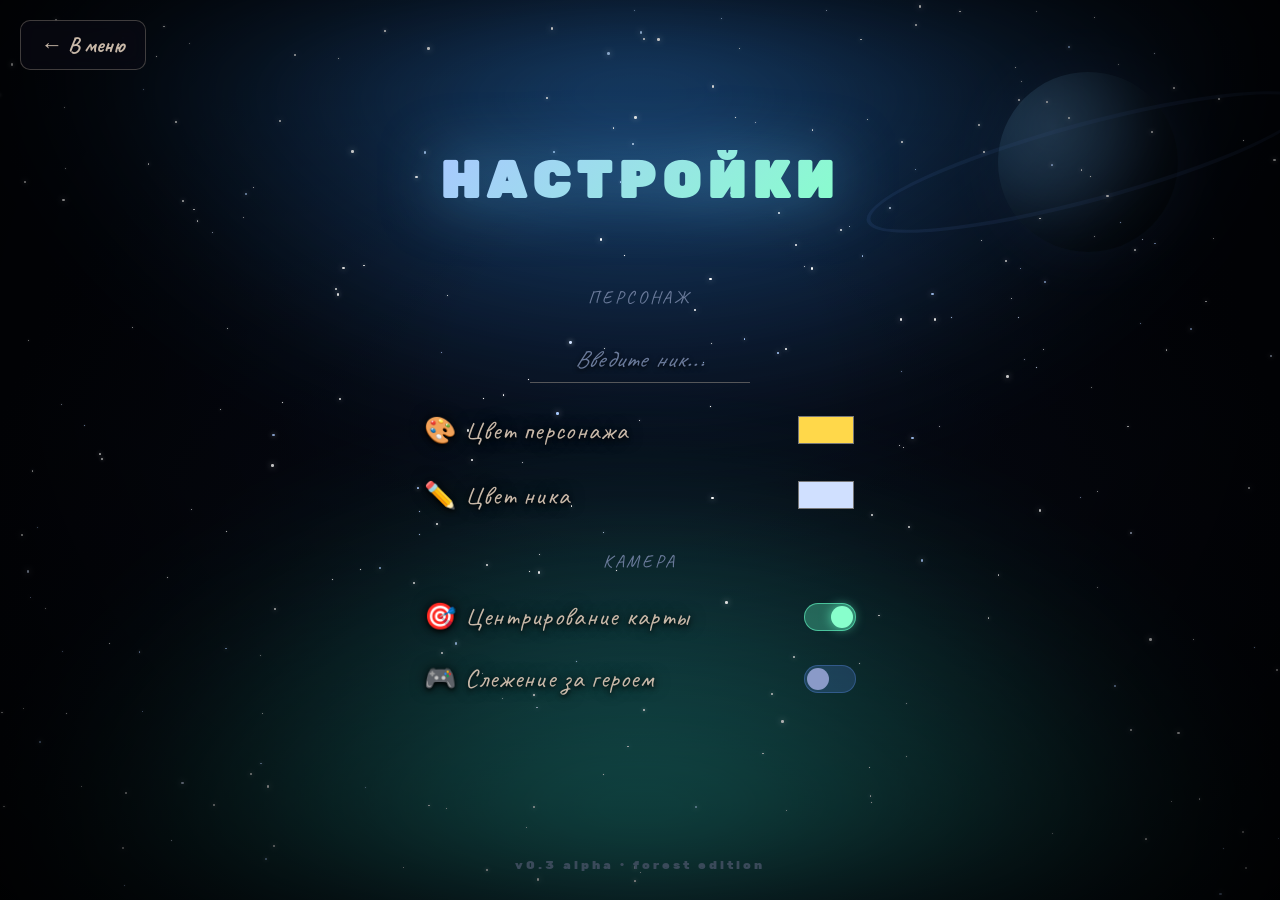
<file: settings.html>
<!DOCTYPE html>
<html lang="ru">
<head>
<meta charset="UTF-8">
<meta name="viewport" content="width=device-width, initial-scale=1.0">
<title>Настройки — Космические Хроники Зверьков</title>

<link rel="preconnect" href="https://fonts.googleapis.com">
<link rel="preconnect" href="https://fonts.gstatic.com" crossorigin>
<link href="https://fonts.googleapis.com/css2?family=Rubik+One&family=Montserrat:wght@300&family=Caveat:wght@400;700&display=swap" rel="stylesheet">

<link rel="stylesheet" href="menu.css">

<style>
    .page-title {
        font-family: 'Rubik One', sans-serif;
        font-size: clamp(28px, 4vw, 52px);
        letter-spacing: 0.12em;
        background: linear-gradient(135deg, #a8c8ff 0%, #88ffcc 100%);
        -webkit-background-clip: text; background-clip: text; -webkit-text-fill-color: transparent;
        filter: drop-shadow(0 0 30px rgba(100, 200, 255, 0.5));
        text-align: center;
        margin-bottom: 6vh;
        pointer-events: auto;
        animation: titlePop 0.8s cubic-bezier(0.34, 1.56, 0.64, 1);
    }
    @keyframes titlePop {
        0%   { opacity: 0; transform: scale(0.8) translateY(-20px); }
        100% { opacity: 1; transform: scale(1) translateY(0); }
    }

    .settings-list {
        display: flex;
        flex-direction: column;
        align-items: center;
        gap: 1vh;
        pointer-events: auto;
        width: 100%;
        max-width: 520px;
    }

    .setting-item {
        position: relative;
        display: flex;
        align-items: center;
        justify-content: space-between;
        gap: 40px;
        padding: 10px 44px;
        color: #c8b8a8;
        font-family: 'Caveat', cursive;
        font-size: 26px;
        letter-spacing: 0.05em;
        text-shadow: 0 2px 5px rgba(0,0,0,0.9), 0 0 15px rgba(0,0,0,0.7);
        opacity: 0;
        animation: fadeUp 0.7s cubic-bezier(0.34,1.3,0.64,1) forwards;
        transition: color 0.3s ease;
        width: 100%;
    }
    .setting-item:nth-child(1) { animation-delay: 0.5s; }
    .setting-item:nth-child(2) { animation-delay: 0.65s; }
    .setting-item:nth-child(3) { animation-delay: 0.8s; }
    .setting-item:hover { color: #fff5e0; }

    .setting-item::before {
        content: '';
        position: absolute;
        inset: -4px -20px;
        pointer-events: none;
        opacity: 0;
        transform: scale(0.85);
        transition: opacity 0.35s ease, transform 0.35s cubic-bezier(0.34,1.56,0.64,1);
        background-image: url("data:image/svg+xml;utf8,<svg xmlns='http://www.w3.org/2000/svg' viewBox='0 0 240 70' preserveAspectRatio='none'><path d='M 120 8 C 60 4, 10 22, 12 40 C 14 58, 70 68, 120 64 C 180 60, 232 46, 228 30 C 224 14, 170 6, 110 12 C 80 16, 56 22, 50 30' fill='none' stroke='%23c8b8a8' stroke-width='2' stroke-linecap='round' stroke-linejoin='round'/></svg>");
        background-repeat: no-repeat;
        background-size: 100% 100%;
        filter: drop-shadow(0 0 5px rgba(200,184,168,0.5));
    }
    .setting-item:hover::before,
    .setting-item:focus-within::before {
        opacity: 1;
        transform: scale(1);
    }

    .setting-item .label {
        position: relative;
        z-index: 2;
    }

    .switch {
        position: relative;
        display: inline-block;
        width: 52px; height: 28px;
        flex-shrink: 0;
        z-index: 2;
    }
    .switch input { opacity: 0; width: 0; height: 0; }
    .switch .slider {
        position: absolute; cursor: pointer; inset: 0;
        background: rgba(100,150,255,0.2);
        border: 1px solid rgba(100,150,255,0.3);
        border-radius: 28px;
        transition: all 0.3s;
    }
    .switch .slider::before {
        content: '';
        position: absolute; top: 2px; left: 2px;
        width: 22px; height: 22px;
        background: #8a9ac8;
        border-radius: 50%;
        transition: all 0.3s cubic-bezier(0.34,1.56,0.64,1);
    }
    .switch input:checked + .slider {
        background: rgba(100,255,200,0.3);
        border-color: rgba(100,255,200,0.6);
    }
    .switch input:checked + .slider::before {
        background: #88ffcc;
        transform: translateX(24px);
        box-shadow: 0 0 12px rgba(100,255,200,0.7);
    }

    .nick-input-wrap {
        position: relative;
        display: flex;
        align-items: center;
        justify-content: center;
        padding: 10px 44px;
        opacity: 0;
        animation: fadeUp 0.7s cubic-bezier(0.34,1.3,0.64,1) 0.35s forwards;
        width: 100%;
    }

    .nick-input {
        width: 100%;
        max-width: 220px;
        padding: 8px 16px;
        background: transparent;
        border: none;
        border-bottom: 1px solid rgba(200, 184, 168, 0.4);
        color: #d0e0ff;
        font-family: 'Caveat', cursive;
        font-size: 24px;
        text-align: center;
        outline: none;
        letter-spacing: 0.05em;
        text-shadow: 0 2px 5px rgba(0, 0, 0, 0.9);
        transition: all 0.2s;
    }
    .nick-input:focus {
        border-bottom-color: rgba(168, 200, 255, 0.9);
        color: #fff;
    }
    .nick-input::placeholder {
        color: #6a7a9a;
        font-style: italic;
    }

    .color-input {
        width: 60px;
        height: 36px;
        border: none;
        background: transparent;
        cursor: pointer;
        padding: 0;
    }

    .section-label {
        font-family: 'Caveat', cursive;
        font-size: 18px;
        color: #6a7a9a;
        letter-spacing: 0.15em;
        text-transform: uppercase;
        margin: 2vh 0 1vh;
        opacity: 0;
        animation: fadeUp 0.7s cubic-bezier(0.34,1.3,0.64,1) 0.3s forwards;
    }
</style>
</head>
<body>

<div class="scene">
    <div class="bg-container">
        <div class="sky parallax-layer" data-speed="0"></div>
        <div class="stars parallax-layer" id="stars" data-speed="0.1"></div>
        <div class="planet-far parallax-layer" data-speed="0.15"></div>
    </div>

    <div class="gradient-layer">
        <div class="gradient-top"></div>
        <div class="gradient-bottom"></div>
    </div>

    <div class="comet-container" id="comet-container"></div>
    <div class="vignette"></div>

    <a href="index.html" class="back-btn">← В меню</a>

    <div class="ui-center-group">
        <h1 class="page-title">НАСТРОЙКИ</h1>

        <div class="settings-list">
            <div class="section-label">Персонаж</div>

            <div class="nick-input-wrap">
                <input type="text" class="nick-input" id="nickname-input" placeholder="Введите ник..." maxlength="16">
            </div>

            <div class="setting-item">
                <span class="label">🎨 Цвет персонажа</span>
                <input type="color" id="color-input" class="color-input" value="#ffd84a">
            </div>

            <div class="setting-item">
                <span class="label">✏️ Цвет ника</span>
                <input type="color" id="nick-color-input" class="color-input" value="#d0e0ff">
            </div>

            <div class="section-label">Камера</div>

            <div class="setting-item">
                <span class="label">🎯 Центрирование карты</span>
                <label class="switch">
                    <input type="checkbox" id="setting-center" checked>
                    <span class="slider"></span>
                </label>
            </div>

            <div class="setting-item">
                <span class="label">🎮 Слежение за героем</span>
                <label class="switch">
                    <input type="checkbox" id="setting-follow">
                    <span class="slider"></span>
                </label>
            </div>
        </div>
    </div>

    <div class="footer">v0.3 alpha <span>•</span> forest edition</div>
</div>

<script src="menu.js"></script>
<script>
    (() => {
        const settingCenter = document.getElementById('setting-center');
        const settingFollow = document.getElementById('setting-follow');
        const nicknameInput = document.getElementById('nickname-input');
        const colorInput = document.getElementById('color-input');
        const nickColorInput = document.getElementById('nick-color-input');

        try {
            const saved = JSON.parse(localStorage.getItem('kz_settings') || '{}');
            if (typeof saved.centerMap === 'boolean') settingCenter.checked = saved.centerMap;
            if (typeof saved.followPlayer === 'boolean') settingFollow.checked = saved.followPlayer;
        } catch (e) {}

        try {
            const nick = localStorage.getItem('kz_nickname');
            if (nick) nicknameInput.value = nick;
            const color = localStorage.getItem('kz_color');
            if (color) colorInput.value = color;
            const nickColor = localStorage.getItem('kz_nick_color');
            if (nickColor) nickColorInput.value = nickColor;
        } catch (e) {}

        function saveSettings() {
            localStorage.setItem('kz_settings', JSON.stringify({
                centerMap: settingCenter.checked,
                followPlayer: settingFollow.checked
            }));
        }

        settingCenter.addEventListener('change', () => {
            if (settingCenter.checked) settingFollow.checked = false;
            saveSettings();
        });
        settingFollow.addEventListener('change', () => {
            if (settingFollow.checked) settingCenter.checked = false;
            saveSettings();
        });

        nicknameInput.addEventListener('input', () => {
            const nick = nicknameInput.value.trim();
            try {
                if (nick) localStorage.setItem('kz_nickname', nick);
                else localStorage.removeItem('kz_nickname');
            } catch (e) {}
        });

        colorInput.addEventListener('input', () => {
            try { localStorage.setItem('kz_color', colorInput.value); } catch (e) {}
        });

        nickColorInput.addEventListener('input', () => {
            try { localStorage.setItem('kz_nick_color', nickColorInput.value); } catch (e) {}
        });

        nicknameInput.addEventListener('keydown', (e) => {
            e.stopPropagation();
        });
    })();
</script>

</body>
</html>
</file>
<file: menu.css>
/* ═══════════════ БАЗА ═══════════════ */
* { margin: 0; padding: 0; box-sizing: border-box; user-select: none; }
html, body { width: 100%; height: 100%; overflow: hidden; background: #02040a; }

.scene { position: fixed; inset: 0; overflow: hidden; }

/* ═══════════════ ФОН ═══════════════ */
.bg-container { position: absolute; inset: -10%; pointer-events: none; z-index: 1; }
.sky {
    position: absolute; inset: 0;
    background: radial-gradient(ellipse at 50% 100%, #0a1020 0%, #02040a 70%),
                linear-gradient(180deg, #010206 0%, #030610 50%, #060a18 100%);
}
.planet-far {
    position: absolute; top: 15%; right: 15%; width: 180px; height: 180px; border-radius: 50%;
    background: radial-gradient(circle at 30% 30%, #3a5a7a, #0f1a2a 80%);
    box-shadow: inset -30px -30px 60px rgba(0,0,0,0.9), 0 0 60px rgba(100,150,255,0.15);
    opacity: 0.7;
}
.planet-far::after {
    content: ''; position: absolute; top: 50%; left: 50%; width: 250%; height: 40%; border-radius: 50%;
    border: 4px solid rgba(100,150,255,0.15); transform: translate(-50%,-50%) rotate(-15deg);
}
.stars { position: absolute; inset: 0; z-index: 3; }
.star { position: absolute; background: #fff; border-radius: 50%; animation: twinkle 3s ease-in-out infinite; }
@keyframes twinkle { 0%,100% { opacity: 0.3; } 50% { opacity: 1; } }

.gradient-layer { position: absolute; inset: 0; z-index: 5; pointer-events: none; mix-blend-mode: screen; }
.gradient-top, .gradient-bottom { position: absolute; left: 0; right: 0; height: 50%; opacity: 0.8; filter: blur(60px); }
.gradient-top {
    top: 0;
    background: radial-gradient(ellipse at 50% 0%, rgba(50,150,255,0.7) 0%, transparent 70%);
    animation: topShift 15s ease-in-out infinite alternate;
}
.gradient-bottom {
    bottom: 0;
    background: radial-gradient(ellipse at 50% 100%, rgba(40,230,200,0.7) 0%, transparent 70%);
    animation: bottomShift 15s ease-in-out infinite alternate;
    animation-delay: -7.5s;
}
@keyframes topShift {
    0%   { transform: scale(1); opacity: 0.6; filter: blur(60px) hue-rotate(0deg); }
    100% { transform: scale(1.2); opacity: 0.9; filter: blur(80px) hue-rotate(-20deg); }
}
@keyframes bottomShift {
    0%   { transform: scale(1); opacity: 0.6; filter: blur(60px) hue-rotate(0deg); }
    100% { transform: scale(1.2); opacity: 0.9; filter: blur(80px) hue-rotate(20deg); }
}

.comet-container { position: absolute; inset: 0; z-index: 8; pointer-events: none; overflow: hidden; }
.comet {
    position: absolute; width: 6px; height: 6px;
    background: #fff; border-radius: 50%;
    box-shadow: 0 0 10px 2px #fff, 0 0 30px 10px #a8d8ff, 0 0 60px 20px rgba(100,200,255,0.5);
    animation: shootComet 6s linear forwards;
    opacity: 0;
}
.comet::after {
    content: ''; position: absolute; top: 50%; left: 100%; width: 400px; height: 2px;
    background: linear-gradient(90deg, transparent, #a8d8ff 60%, #fff);
    transform: translateY(-50%) rotate(-45deg);
    transform-origin: left center;
    border-radius: 50%; filter: blur(2px); opacity: 0.8;
}
.comet::before {
    content: ''; position: absolute; top: 50%; left: 100%; width: 200px; height: 8px;
    background: linear-gradient(90deg, transparent, rgba(255,255,255,0.6));
    transform: translateY(-50%) rotate(-45deg);
    transform-origin: left center;
    border-radius: 50%; filter: blur(4px); opacity: 0.5;
}
@keyframes shootComet {
    0%   { transform: translate(0,0); opacity: 0; }
    10%  { opacity: 1; }
    90%  { opacity: 1; }
    100% { transform: translate(-120vw,120vh); opacity: 0; }
}

.vignette {
    position: absolute; inset: 0; z-index: 20; pointer-events: none;
    background: radial-gradient(ellipse at 50% 40%, transparent 20%, rgba(0,0,0,0.85) 100%);
}

/* ═══════════════ ЛОГОТИП ═══════════════ */
.ui-center-group {
    position: fixed; inset: 0; z-index: 30;
    display: flex; flex-direction: column; align-items: center; justify-content: center;
    pointer-events: none; padding-bottom: 5vh;
}

.logo-container {
    position: relative; display: flex; flex-direction: column; align-items: center;
    pointer-events: auto; animation: logoPop 1.2s cubic-bezier(0.34,1.56,0.64,1) forwards;
    opacity: 0; transform: scale(0.8); margin-bottom: 4vh;
}
.logo-top {
    font-family: 'Montserrat', sans-serif; font-weight: 300;
    font-size: clamp(14px,1.6vw,22px); color: #d0e0ff;
    letter-spacing: 1.2em; text-transform: uppercase;
    margin-bottom: 2vh; margin-left: 1.2em; z-index: 10;
    text-shadow: 0 2px 15px rgba(0,0,0,1);
}
.logo-bottom {
    display: flex; flex-direction: column; align-items: center;
    font-family: 'Rubik One', sans-serif;
    font-size: clamp(45px,7.5vw,110px);
    line-height: 0.8; text-transform: uppercase;
}
.logo-line { display: flex; justify-content: center; align-items: flex-end; }
.logo-letter {
    display: inline-block; margin: 0 -0.01em; color: #f0f4ff;
    text-shadow: 4px 6px 0 #2a2a5a, -2px -2px 0 #0a0a1a, 2px 2px 0 #0a0a1a, 8px 12px 15px rgba(0,0,0,0.9);
    filter: drop-shadow(0px 0px 15px rgba(168,200,255,0.3));
}
.planet-o {
    position: relative; display: inline-flex; align-items: center; justify-content: center;
    width: 0.85em; height: 0.85em; margin: 0 0.05em;
    vertical-align: baseline; transform: translateY(0.1em) !important;
    text-shadow: none; color: transparent;
}
.planet-o::before {
    content: ''; position: absolute; width: 100%; height: 100%; border-radius: 50%;
    background: radial-gradient(circle at 30% 30%, #d0e0ff 0%, #4a6a9a 40%, #1a2a4a 80%, #0a101a 100%);
    box-shadow: inset -10px -10px 20px rgba(0,0,0,0.8), 0 0 25px rgba(100,150,255,0.6);
    z-index: 2;
}
.planet-o::after {
    content: ''; position: absolute; width: 160%; height: 25%; border-radius: 50%;
    border: 3px solid rgba(200,220,255,0.8); background: rgba(100,150,255,0.1);
    transform: rotate(-20deg); box-shadow: 0 0 10px rgba(100,150,255,0.4);
    z-index: 1;
}
.logo-line:nth-child(1) .logo-letter:nth-child(odd)  { transform: translateY(-6px) rotate(-2deg); }
.logo-line:nth-child(1) .logo-letter:nth-child(even) { transform: translateY(4px) rotate(2deg); }
.logo-line:nth-child(2) .logo-letter:nth-child(3n+1) { transform: translateY(-8px) rotate(-3deg); }
.logo-line:nth-child(2) .logo-letter:nth-child(3n+2) { transform: translateY(2px) rotate(1deg); }
.logo-line:nth-child(2) .logo-letter:nth-child(3n)   { transform: translateY(-2px) rotate(-1deg); }

.logo-star {
    position: absolute; color: #fff;
    text-shadow: 0 0 10px #a8c8ff, 0 0 20px #7a5cff;
    animation: starPulse 2s infinite alternate;
    z-index: 3;
}
.logo-star::before { content: '✦'; }
@keyframes starPulse { 0% { transform: scale(0.8); opacity: 0.7; } 100% { transform: scale(1.2); opacity: 1; } }
@keyframes logoPop { 0% { opacity: 0; transform: scale(0.8); } 100% { opacity: 1; transform: scale(1); } }

/* ═══════════════ УНИВЕРСАЛЬНЫЙ ПУНКТ МЕНЮ ═══════════════ */
.menu { display: flex; flex-direction: column; align-items: center; gap: 1vh; pointer-events: auto; }
.menu-item {
    position: relative; background: none; border: none; padding: 6px 44px;
    font-family: 'Caveat', cursive; font-weight: 400;
    font-size: clamp(24px,2.8vw,38px);
    color: #c8b8a8; letter-spacing: 0.05em; cursor: pointer;
    text-decoration: none; text-align: center;
    transition: color 0.3s ease, transform 0.2s, text-shadow 0.3s;
    text-shadow: 0 2px 5px rgba(0,0,0,0.9), 0 0 15px rgba(0,0,0,0.7);
    opacity: 0; animation: fadeUp 0.7s cubic-bezier(0.34,1.3,0.64,1) forwards;
}
.menu-item:nth-child(1) { animation-delay: 0.5s; }
.menu-item:nth-child(2) { animation-delay: 0.65s; }
.menu-item:nth-child(3) { animation-delay: 0.8s; }
.menu-item:nth-child(4) { animation-delay: 0.95s; }
.menu-item:nth-child(5) { animation-delay: 1.1s; }
.menu-item:hover, .menu-item:focus { color: #fff5e0; outline: none; transform: scale(1.05); }
.menu-item .circle {
    position: absolute; inset: -4px -20px; pointer-events: none; opacity: 0; transform: scale(0.85);
    transition: opacity 0.35s ease, transform 0.35s cubic-bezier(0.34,1.56,0.64,1);
}
.menu-item:hover .circle, .menu-item:focus .circle, .menu-item.active .circle { opacity: 1; transform: scale(1); }
.menu-item .circle svg { width: 100%; height: 100%; overflow: visible; }
.menu-item .circle path {
    fill: none; stroke: #c8b8a8; stroke-width: 2;
    stroke-linecap: round; stroke-linejoin: round;
    filter: drop-shadow(0 0 5px rgba(200,184,168,0.5));
    stroke-dasharray: 400; stroke-dashoffset: 400; transition: stroke-dashoffset 0.4s ease;
}
.menu-item:hover .circle path, .menu-item:focus .circle path, .menu-item.active .circle path { stroke-dashoffset: 0; }

/* ═══════════════ ФУТЕР ═══════════════ */
.footer {
    position: absolute; bottom: 3vh; left: 0; right: 0; text-align: center;
    font-family: 'Rubik One', sans-serif; font-size: 12px; letter-spacing: 0.25em;
    color: #3a4a5a; z-index: 30; opacity: 0; animation: fadeIn 2s 1.5s forwards;
}
@keyframes fadeUp { from { opacity: 0; transform: translateY(24px); } to { opacity: 1; transform: translateY(0); } }
@keyframes fadeIn { from { opacity: 0; } to { opacity: 1; } }

/* ═══════════════ КНОПКА НАЗАД ═══════════════ */
.back-btn {
    position: fixed; top: 20px; left: 20px; z-index: 100;
    padding: 10px 20px;
    font-family: 'Caveat', cursive; font-weight: 700; font-size: 22px;
    color: #c8b8a8; text-decoration: none;
    background: rgba(10, 10, 20, 0.6);
    border: 1px solid rgba(200, 184, 168, 0.3);
    border-radius: 10px; cursor: pointer;
    backdrop-filter: blur(10px);
    transition: all 0.2s;
}
.back-btn:hover {
    color: #fff5e0;
    border-color: rgba(255, 245, 224, 0.6);
    background: rgba(10, 10, 20, 0.85);
}

/* ═══════════════ АДАПТИВ ═══════════════ */
@media (max-width: 768px) {
    .logo-top { font-size: 10px; letter-spacing: 0.8em; margin-bottom: 2vh; }
    .logo-bottom { font-size: 36px; }
    .menu-item { font-size: 22px; padding: 4px 30px; }
    .planet-far { width: 100px; height: 100px; }
    .ui-center-group { padding-bottom: 0; }
    .gradient-top, .gradient-bottom { filter: blur(40px); }
    .comet::after { width: 200px; }
    .comet::before { width: 100px; }
}
</file>
<file: game.css>
/* ═══════════════ БАЗА ═══════════════ */
* { margin: 0; padding: 0; box-sizing: border-box; user-select: none; }

html, body {
    width: 100%; height: 100%; overflow: hidden;
    background: #02040a;
    font-family: 'Montserrat', sans-serif;
}

canvas#c { display: block; width: 100%; height: 100%; }

/* ═══════════════ ВЕРХНИЙ HUD ═══════════════ */
.hud-top {
    position: fixed; top: 20px; left: 20px; right: 20px;
    display: flex; 
    justify-content: space-between; 
    align-items: flex-start;
    pointer-events: none;
    z-index: 100;
}

.hud-element {
    height: 56px;
    background: rgba(15, 15, 30, 0.75);
    border: 1px solid rgba(100, 150, 255, 0.2);
    border-radius: 12px;
    backdrop-filter: blur(10px);
    box-shadow: 0 4px 20px rgba(0,0,0,0.4);
    pointer-events: auto;
    display: flex; align-items: center;
}

/* ─── ПРОФИЛЬ ─── */
.profile-card {
    padding: 0 16px 0 8px;
    gap: 10px;
}
.avatar {
    width: 40px; height: 40px; border-radius: 50%;
    background: #ffd84a;
    position: relative;
    border: 2px solid rgba(255,255,255,0.8); 
    box-shadow: 0 0 10px rgba(255, 216, 74, 0.4);
    flex-shrink: 0;
    margin-left: 4px;
    transition: background 0.3s, box-shadow 0.3s;
}
.avatar::before, .avatar::after {
    content: ''; position: absolute; width: 7px; height: 10px; background: #1a1a2e; border-radius: 3px; top: 14px;
}
.avatar::before { left: 8px; } .avatar::after { right: 8px; }

.profile-info { display: flex; flex-direction: column; gap: 3px; justify-content: center; height: 100%; }
.profile-name { font-family: 'Caveat', cursive; font-size: 20px; font-weight: 700; color: #88ffcc; line-height: 1; }
.profile-stats { display: flex; align-items: center; gap: 8px; font-size: 10px; color: #8a9ac8; font-weight: 600; text-transform: uppercase; }
.profile-xp { width: 90px; height: 3px; background: rgba(0,0,0,0.5); border-radius: 2px; margin-top: 2px; }
.profile-xp-fill { width: 0%; height: 100%; background: #88ffcc; border-radius: 2px; box-shadow: 0 0 5px #88ffcc; transition: width 0.3s; }

/* ─── ЦЕНТР ─── */
.center-group { 
    position: absolute; 
    left: 50%; 
    top: 0;
    transform: translateX(-50%); 
    display: flex; 
    gap: 12px; 
}

.timer-box {
    padding: 0 20px;
    font-size: 20px;
    font-weight: 800;
    letter-spacing: 1px;
    color: #d0e0ff;
    text-shadow: 0 0 8px rgba(208, 224, 255, 0.4);
    font-variant-numeric: tabular-nums;
    transition: all 0.3s;
    justify-content: center;
}
.timer-box.danger {
    color: #ff7088;
    border-color: rgba(255, 100, 150, 0.4);
    text-shadow: 0 0 10px rgba(255, 100, 150, 0.6);
    animation: pulse-danger 1s infinite alternate;
}
@keyframes pulse-danger {
    from { opacity: 0.8; }
    to { opacity: 1; }
}

.portal-block {
    padding: 0 20px;
    gap: 12px;
    min-width: 220px;
    transition: all 0.3s;
}
.portal-icon { 
    font-size: 22px;
    color: #8a9ac8; 
    transition: all 0.3s; 
}
.portal-data { 
    display: flex; 
    flex-direction: column; 
    gap: 4px; 
    flex: 1; 
    justify-content: center;
}
.portal-title {
    font-size: 16px;
    font-weight: 800;
    letter-spacing: 3px;
    color: #8a9ac8;
    text-transform: uppercase; 
    transition: all 0.3s;
    text-align: center;
    line-height: 1;
}
.portal-bar-bg { 
    width: 100%; 
    height: 5px;
    background: rgba(0,0,0,0.5); 
    border-radius: 3px; 
    overflow: hidden; 
}
.portal-bar-fill { 
    width: 0%; 
    height: 100%; 
    background: #8a9ac8; 
    border-radius: 3px; 
    transition: all 0.3s; 
}

.portal-block.open {
    border-color: rgba(100, 255, 200, 0.4);
    box-shadow: 0 0 15px rgba(100, 255, 200, 0.15);
}
.portal-block.open .portal-icon,
.portal-block.open .portal-title { 
    color: #88ffcc; 
    text-shadow: 0 0 10px #88ffcc; 
}
.portal-block.open .portal-bar-fill {
    background: #88ffcc; 
    box-shadow: 0 0 8px #88ffcc;
    animation: pulse-green 1s infinite alternate;
}
@keyframes pulse-green { 
    from { opacity: 0.8; } 
    to { opacity: 1; } 
}

/* ─── ПРАВАЯ ЧАСТЬ ─── */
.right-group { display: flex; gap: 12px; }
.resources { padding: 0 16px; gap: 15px; }
.res-item { display: flex; align-items: center; gap: 6px; font-size: 13px; font-weight: 600; }
.res-item .icon { font-size: 16px; filter: drop-shadow(0 0 3px rgba(255,255,255,0.2)); }
.res-item .val { color: #a8c8ff; font-variant-numeric: tabular-nums; }
.res-item.complete .val { color: #88ffcc; text-shadow: 0 0 5px rgba(136, 255, 204, 0.4); }

.burger-btn {
    width: 56px; 
    height: 56px;
    justify-content: center; 
    cursor: pointer; 
    padding: 0; 
    transition: all 0.2s;
}
.burger-btn:hover { background: rgba(100, 150, 255, 0.15); }
.burger-btn:focus { outline: none; }
.menu-icon { display: flex; flex-direction: column; gap: 4px; }
.menu-icon span { display: block; width: 20px; height: 2px; background: #8a9ac8; border-radius: 1px; transition: all 0.2s; }
.burger-btn:hover .menu-icon span { background: #fff; }

/* ═══════════════ ПОДСКАЗКА УПРАВЛЕНИЯ ═══════════════ */
.controls-hint {
    position: fixed; top: 90px; right: 20px;
    font-family: 'Caveat', cursive;
    font-size: 15px;
    color: #8a9ac8;
    background: rgba(10, 10, 25, 0.6);
    padding: 6px 14px;
    border-radius: 10px;
    border: 1px solid rgba(100, 150, 255, 0.2);
    backdrop-filter: blur(8px);
    z-index: 40;
    pointer-events: none;
    letter-spacing: 0.03em;
    text-align: right;
    line-height: 1.4;
}
.controls-hint b { color: #a8c8ff; }

/* ═══════════════ ЧАТ ═══════════════ */
.chat {
    position: fixed;
    left: 0; right: 0; bottom: 0;
    height: 220px;
    display: flex;
    flex-direction: column;
    background: transparent;
    border: none;
    backdrop-filter: none;
    z-index: 60;
    transition: height 0.3s ease;
    overflow: visible;
    padding: 0 20px;
    pointer-events: none;
}

.chat > * { pointer-events: auto; }

.chat-resizer {
    position: absolute;
    top: 0; left: 50%; transform: translateX(-50%);
    width: 80px; height: 4px;
    border-radius: 2px;
    background: rgba(200, 184, 168, 0.2);
    cursor: ns-resize;
    z-index: 2;
    transition: background 0.2s;
}
.chat-resizer:hover { background: rgba(200, 184, 168, 0.7); }

.chat-header {
    display: flex;
    align-items: center;
    justify-content: space-between;
    padding: 8px 4px;
    font-family: 'Caveat', cursive;
    font-size: 18px;
    color: #a8c8ff;
    letter-spacing: 0.05em;
    user-select: none;
    background: transparent;
}

.chat-title {
    display: flex; align-items: center; gap: 6px;
    text-shadow: 0 2px 5px rgba(0,0,0,0.9);
}

.chat-actions { display: flex; gap: 6px; }

.chat-btn {
    background: transparent;
    border: none;
    color: #8a9ac8;
    font-family: 'Caveat', cursive;
    font-size: 20px;
    font-weight: 700;
    cursor: pointer;
    padding: 0 6px;
    line-height: 1;
    transition: color 0.2s;
    text-shadow: 0 2px 5px rgba(0,0,0,0.9);
}
.chat-btn:hover { color: #fff5e0; }

.chat-messages {
    flex: 1;
    overflow-y: auto;
    padding: 4px 4px 8px;
    font-family: 'Montserrat', sans-serif;
    font-size: 13px;
    color: #d0e0f0;
    line-height: 1.5;
    min-height: 0;
    text-shadow: 0 1px 3px rgba(0,0,0,0.95), 0 0 8px rgba(0,0,0,0.7);
    
    word-wrap: break-word;
    overflow-wrap: break-word;
    word-break: break-word;
    white-space: pre-wrap;
}

.chat-messages::-webkit-scrollbar { width: 4px; }
.chat-messages::-webkit-scrollbar-track { background: transparent; }
.chat-messages::-webkit-scrollbar-thumb {
    background: rgba(200, 184, 168, 0.3);
    border-radius: 2px;
}

.chat-msg {
    margin-bottom: 2px;
    animation: chatMsgIn 0.2s ease;
}

@keyframes chatMsgIn {
    from { opacity: 0; transform: translateX(-8px); }
    to   { opacity: 1; transform: translateX(0); }
}

.chat-author {
    font-weight: 600;
    text-shadow: 0 1px 3px rgba(0,0,0,0.95);
}

.chat-text { color: #e8e0f0; }

.chat-time {
    color: #8a9ac8;
    font-size: 11px;
    margin-right: 6px;
    text-shadow: 0 1px 3px rgba(0,0,0,0.95);
}

.chat-input-wrap {
    display: flex;
    gap: 8px;
    padding: 4px 4px 8px;
    background: transparent;
    align-items: center;
}

.chat-input {
    flex: 1;
    padding: 6px 0;
    background: transparent;
    border: none;
    border-bottom: 1px solid rgba(200, 184, 168, 0.4);
    color: #fff;
    font-family: 'Montserrat', sans-serif;
    font-size: 14px;
    outline: none;
    transition: all 0.2s;
    text-shadow: 0 1px 3px rgba(0,0,0,0.95);
}

.chat-input:focus { border-bottom-color: rgba(168, 200, 255, 0.9); }
.chat-input::placeholder { color: rgba(200, 184, 168, 0.5); font-style: italic; }

.chat-send {
    padding: 6px 14px;
    background: transparent;
    border: none;
    color: #88ffcc;
    font-family: 'Caveat', cursive;
    font-weight: 700;
    font-size: 20px;
    cursor: pointer;
    transition: all 0.2s;
    text-shadow: 0 2px 5px rgba(0,0,0,0.9), 0 0 10px rgba(100, 255, 200, 0.4);
}
.chat-send:hover { color: #fff; text-shadow: 0 0 15px rgba(100, 255, 200, 0.8); }

.chat-settings {
    padding: 8px 4px 4px;
    background: transparent;
    display: flex;
    flex-direction: column;
    gap: 6px;
    flex-shrink: 0;
}
.chat-settings.hidden { display: none; }

.chat-setting {
    display: flex;
    align-items: center;
    justify-content: space-between;
    color: #c8b8a8;
    font-family: 'Caveat', cursive;
    font-size: 18px;
    cursor: pointer;
    text-shadow: 0 2px 5px rgba(0,0,0,0.9);
    padding: 2px 0;
}
.chat-setting:hover { color: #fff5e0; }

.chat.collapsed { height: 36px; }
.chat.collapsed .chat-messages,
.chat.collapsed .chat-input-wrap,
.chat.collapsed .chat-settings { display: none; }
.chat.collapsed .chat-resizer { display: none; }

/* ═══════════════ СВИТЧ ═══════════════ */
.switch {
    position: relative;
    display: inline-block;
    width: 52px; height: 28px;
    flex-shrink: 0;
    z-index: 2;
}
.switch.small { width: 44px; height: 24px; }
.switch.small .slider::before { width: 18px; height: 18px; }
.switch.small input:checked + .slider::before { transform: translateX(20px); }

.switch input { opacity: 0; width: 0; height: 0; }
.switch .slider {
    position: absolute; cursor: pointer; inset: 0;
    background: rgba(100, 150, 255, 0.2);
    border: 1px solid rgba(100, 150, 255, 0.3);
    border-radius: 28px;
    transition: all 0.3s;
}
.switch .slider::before {
    content: '';
    position: absolute; top: 2px; left: 2px;
    width: 22px; height: 22px;
    background: #8a9ac8;
    border-radius: 50%;
    transition: all 0.3s cubic-bezier(0.34, 1.56, 0.64, 1);
}
.switch input:checked + .slider {
    background: rgba(100, 255, 200, 0.3);
    border-color: rgba(100, 255, 200, 0.6);
}
.switch input:checked + .slider::before {
    background: #88ffcc;
    transform: translateX(24px);
    box-shadow: 0 0 12px rgba(100, 255, 200, 0.7);
}

/* ═══════════════ ПОЛНОЭКРАННЫЕ ЭКРАНЫ ═══════════════ */
.fullscreen {
    position: fixed; inset: 0; z-index: 200;
    display: flex; align-items: center; justify-content: center;
    background: rgba(2, 4, 10, 0.6); /* Убрали блюр, фон стал прозрачнее */
    opacity: 0;
    pointer-events: none;
    transition: opacity 0.4s ease;
}
.fullscreen.visible { opacity: 1; pointer-events: auto; }

.win-panel {
    display: flex;
    flex-direction: column;
    align-items: center;
    text-align: center;
    max-width: 480px;
    width: 100%;
    background: rgba(15, 15, 30, 0.95); /* Сделали фон почти непрозрачным, чтобы текст читался */
    border: 1px solid rgba(100, 150, 255, 0.2);
    border-radius: 24px;
    padding: 40px;
    /* backdrop-filter: blur(15px);  <--- УДАЛИТЬ ЭТУ СТРОКУ */
    box-shadow: 0 20px 50px rgba(0,0,0,0.5), inset 0 0 0 1px rgba(255,255,255,0.05);
    animation: panelPop 0.5s cubic-bezier(0.34, 1.56, 0.64, 1);
}
@keyframes panelPop {
    0%   { opacity: 0; transform: scale(0.9) translateY(20px); }
    100% { opacity: 1; transform: scale(1) translateY(0); }
}

.win-panel h1 {
    font-family: 'Rubik One', sans-serif;
    font-size: 42px;
    letter-spacing: 0.1em;
    margin-bottom: 8px;
    background: linear-gradient(135deg, #a8c8ff 0%, #88ffcc 100%);
    -webkit-background-clip: text; background-clip: text; -webkit-text-fill-color: transparent;
    filter: drop-shadow(0 0 20px rgba(100, 200, 255, 0.3));
}

.win-panel .subtitle {
    font-family: 'Caveat', cursive;
    font-size: 24px;
    color: #8a9ac8;
    margin-bottom: 30px;
    letter-spacing: 0.05em;
}

/* ═══════════════ СТАТИСТИКА ═══════════════ */
.win-stats-container {
    width: 100%;
    display: flex;
    flex-direction: column;
    gap: 12px;
    margin-bottom: 30px;
    padding: 20px;
    background: rgba(0, 0, 0, 0.3);
    border-radius: 16px;
    border: 1px solid rgba(100, 150, 255, 0.1);
}

.stat-row {
    display: flex;
    justify-content: space-between;
    align-items: center;
    font-family: 'Montserrat', sans-serif;
    font-size: 14px;
    color: #d0e0f0;
}

.stat-row span {
    display: flex;
    align-items: center;
    gap: 8px;
}

.stat-row b {
    color: #88ffcc;
    font-weight: 700;
    font-size: 16px;
}

/* Разделитель */
.stat-divider {
    height: 1px;
    background: rgba(100, 150, 255, 0.15);
    margin: 4px 0;
}

/* Блок награды */
.reward-block {
    display: flex;
    flex-direction: column;
    gap: 6px;
    margin-top: 8px;
    padding: 12px;
    background: rgba(255, 216, 74, 0.08);
    border: 1px solid rgba(255, 216, 74, 0.2);
    border-radius: 12px;
}

.reward-title {
    font-family: 'Montserrat', sans-serif;
    font-size: 10px;
    font-weight: 800;
    color: #ffd84a;
    letter-spacing: 2px;
    text-transform: uppercase;
    text-align: center;
}

.reward-items {
    display: flex;
    justify-content: center;
    align-items: center;
    gap: 20px;
}

.reward-item {
    display: flex;
    align-items: center;
    gap: 6px;
    font-family: 'Montserrat', sans-serif;
    font-size: 16px;
    font-weight: 800;
    color: #ffd84a;
    text-shadow: 0 0 10px rgba(255, 216, 74, 0.4);
}

.reward-icon {
    font-size: 20px;
}

/* Блок опыта */
.xp-gained-block {
    display: flex;
    flex-direction: column;
    gap: 6px;
    margin-top: 4px;
}

.xp-gained-text {
    display: flex;
    justify-content: space-between;
    font-size: 12px;
    color: #8a9ac8;
    font-weight: 700;
    text-transform: uppercase;
    letter-spacing: 1px;
}

.xp-bar-bg {
    width: 100%;
    height: 8px;
    background: rgba(0,0,0,0.5);
    border-radius: 4px;
    overflow: hidden;
    position: relative;
}

.xp-bar-fill {
    height: 100%;
    background: linear-gradient(90deg, #ffd84a, #ffcc33);
    border-radius: 4px;
    box-shadow: 0 0 10px rgba(255, 216, 74, 0.5);
    transition: width 0.5s ease-out;
}

/* ═══════════════ КНОПКИ (ОБЩИЕ - КАРАКУЛИ) ═══════════════ */
.menu-btn {
    position: relative;
    background: none;
    border: none;
    padding: 8px 30px;
    font-family: 'Caveat', cursive;
    font-weight: 400;
    font-size: 28px;
    color: #c8b8a8;
    letter-spacing: 0.05em;
    cursor: pointer;
    text-decoration: none;
    text-align: center;
    transition: color 0.3s ease, transform 0.2s, text-shadow 0.3s;
    text-shadow: 0 2px 5px rgba(0, 0, 0, 0.9), 0 0 15px rgba(0, 0, 0, 0.7);
    white-space: nowrap;
    outline: none;
}

.menu-btn:hover, .menu-btn:focus {
    color: #fff5e0;
    outline: none;
    transform: scale(1.05);
}

/* Обводка-каракули */
.menu-btn::before {
    content: '';
    position: absolute;
    inset: -4px -20px;
    pointer-events: none;
    opacity: 0;
    transform: scale(0.85);
    transition: opacity 0.35s ease, transform 0.35s cubic-bezier(0.34, 1.56, 0.64, 1);
    background-image: url("data:image/svg+xml;utf8,<svg xmlns='http://www.w3.org/2000/svg' viewBox='0 0 240 70' preserveAspectRatio='none'><path d='M 120 8 C 60 4, 10 22, 12 40 C 14 58, 70 68, 120 64 C 180 60, 232 46, 228 30 C 224 14, 170 6, 110 12 C 80 16, 56 22, 50 30' fill='none' stroke='%23c8b8a8' stroke-width='2' stroke-linecap='round' stroke-linejoin='round'/></svg>");
    background-repeat: no-repeat;
    background-size: 100% 100%;
    filter: drop-shadow(0 0 5px rgba(200, 184, 168, 0.5));
}
.menu-btn:hover::before, .menu-btn:focus::before {
    opacity: 1;
    transform: scale(1);
}

/* ═══════════════ ЭКРАН ПОБЕДЫ (СТАТИСТИКА) ═══════════════ */
.win-stats-container {
    width: 100%;
    display: flex;
    flex-direction: column;
    gap: 15px;
    margin-bottom: 30px;
}

/* Блок "Твоя добыча" */
.stats-box {
    background: rgba(0, 0, 0, 0.3);
    border-radius: 16px;
    padding: 15px 20px;
    border: 1px solid rgba(100, 150, 255, 0.1);
}

.stats-title {
    font-family: 'Montserrat', sans-serif;
    font-size: 10px;
    font-weight: 800;
    letter-spacing: 1px;
    color: #8a9ac8;
    text-transform: uppercase;
    margin-bottom: 10px;
}

.stats-grid {
    display: grid;
    grid-template-columns: 1fr 1fr;
    gap: 8px;
}

.stat-item {
    display: flex;
    justify-content: space-between;
    font-size: 14px;
    color: #d0e0f0;
}

.stat-item b {
    color: #88ffcc;
}

/* Блок "Твоя награда" */
.rewards-box {
    background: rgba(255, 216, 74, 0.08);
    border: 1px solid rgba(255, 216, 74, 0.2);
    border-radius: 16px;
    padding: 15px 20px;
}

.rewards-title {
    font-family: 'Montserrat', sans-serif;
    font-size: 10px;
    font-weight: 800;
    letter-spacing: 1px;
    color: #ffd84a;
    text-transform: uppercase;
    margin-bottom: 10px;
}

.reward-row {
    display: flex;
    justify-content: space-between;
    font-size: 14px;
    color: #d0e0f0;
    margin-bottom: 6px;
}

.reward-row:last-child {
    margin-bottom: 0;
}

.reward-row b {
    color: #ffd84a;
    font-size: 16px;
}

/* Блок "Опыт" */
.xp-box {
    background: rgba(0, 0, 0, 0.3);
    border-radius: 16px;
    padding: 15px 20px;
    border: 1px solid rgba(100, 150, 255, 0.1);
}

.xp-header {
    display: flex;
    justify-content: space-between;
    font-size: 12px;
    color: #8a9ac8;
    font-weight: 700;
    margin-bottom: 8px;
}

.xp-bar-bg {
    width: 100%;
    height: 8px;
    background: rgba(0, 0, 0, 0.5);
    border-radius: 4px;
    overflow: hidden;
}

.xp-bar-fill {
    height: 100%;
    background: linear-gradient(90deg, #ffd84a, #ffcc33);
    border-radius: 4px;
    box-shadow: 0 0 10px rgba(255, 216, 74, 0.5);
}

/* ═══════════════ НАСТРОЙКИ В ПАУЗЕ ═══════════════ */
.pause-settings {
    margin-top: 4vh;
    display: flex;
    flex-direction: column;
    align-items: center;
    gap: 1vh;
    width: 100%;
    transition: all 0.3s ease;
    max-height: 400px;
    overflow: hidden;
}
.pause-settings.hidden { max-height: 0; margin-top: 0; opacity: 0; }

.pause-nick {
    display: flex;
    flex-direction: column;
    align-items: center;
    gap: 6px;
    margin-bottom: 12px;
    width: 100%;
    max-width: 280px;
}

.pause-nick-label {
    font-family: 'Caveat', cursive;
    font-size: 20px;
    color: #8a9ac8;
    letter-spacing: 0.05em;
}

.pause-nick-input {
    width: 100%;
    padding: 10px 16px;
    background: transparent;
    border: none;
    border-bottom: 1px solid rgba(200, 184, 168, 0.4);
    color: #d0e0f0;
    font-family: 'Caveat', cursive;
    font-size: 22px;
    text-align: center;
    letter-spacing: 0.05em;
    outline: none;
    transition: all 0.2s;
}
.pause-nick-input:focus { border-bottom-color: rgba(168, 200, 255, 0.9); color: #fff; }

.pause-settings .setting-item {
    position: relative;
    display: flex;
    align-items: center;
    justify-content: space-between;
    gap: 30px;
    padding: 6px 30px;
    color: #c8b8a8;
    font-family: 'Caveat', cursive;
    font-size: 24px;
    letter-spacing: 0.05em;
    text-shadow: 0 2px 5px rgba(0, 0, 0, 0.9), 0 0 15px rgba(0, 0, 0, 0.7);
    cursor: pointer;
    transition: color 0.3s;
}
.pause-settings .setting-item:hover { color: #fff5e0; }

.pause-settings .setting-item .label { position: relative; z-index: 2; }

/* ═══════════════ ЭМОЦИИ ═══════════════ */
.emote-wheel {
    position: fixed; inset: 0;
    display: none;
    pointer-events: none; 
    opacity: 0;
    transition: opacity 0.15s ease;
    z-index: 1000;
    background: transparent;
}
.emote-wheel.visible {
    display: block;
    opacity: 1;
    pointer-events: auto; 
}
.wheel-container {
    position: fixed;
    width: 140px;
    height: 140px;
    transform: translate(-50%, -50%);
    display: flex; justify-content: center; align-items: center;
    pointer-events: none;
}
.wheel-container > * { pointer-events: auto; }

.emote-sector {
    position: absolute;
    width: 45px;
    height: 45px;
    background: rgba(30, 30, 60, 0.9);
    border: 2px solid rgba(100, 150, 255, 0.3);
    border-radius: 50%;
    display: flex; justify-content: center; align-items: center;
    font-size: 20px;
    cursor: pointer;
    transition: all 0.2s cubic-bezier(0.34, 1.56, 0.64, 1);
    user-select: none;
    box-shadow: 0 4px 10px rgba(0,0,0,0.5);
}
.sector-key {
    position: absolute;
    bottom: -8px; right: -8px;
    background: #ffd84a; color: #000;
    font-size: 10px; font-weight: bold;
    width: 16px; height: 16px;
    border-radius: 50%;
    display: flex; justify-content: center; align-items: center;
    border: 2px solid #1a1a2e;
}
.emote-sector:hover {
    transform: scale(1.2) !important;
    background: rgba(100, 255, 200, 0.9);
    border-color: #88ffcc;
    box-shadow: 0 0 20px rgba(100, 255, 200, 0.8);
    z-index: 10;
}
.pos-up        { top: -20px; left: 50%; transform: translateX(-50%); }
.pos-right     { top: 50%; right: -20px; transform: translateY(-50%); }
.pos-down      { bottom: -20px; left: 50%; transform: translateX(-50%); }
.pos-left      { top: 50%; left: -20px; transform: translateY(-50%); }

/* ═══════════════ АНИМАЦИИ ═══════════════ */
@keyframes fadeUp {
    from { opacity: 0; transform: translateY(24px); }
    to   { opacity: 1; transform: translateY(0); }
}

/* ═══════════════ АДАПТИВ ═══════════════ */
@media (max-width: 768px) {
    .controls-hint { top: auto; bottom: 240px; right: 10px; font-size: 12px; padding: 4px 10px; }
    .chat { height: 180px; }
    .win-panel { padding: 20px; }
    .win-panel h1 { font-size: 28px; }
    .win-panel .subtitle { font-size: 18px; }
    .win-buttons .menu-btn { font-size: 20px; padding: 8px; }
    .pause-settings .setting-item { font-size: 20px; padding: 6px 20px; }
    
    .hud-top { top: 10px; left: 10px; right: 10px; }
    .hud-element { height: 48px; }
    .avatar { width: 32px; height: 32px; }
    .profile-name { font-size: 16px; }
    .profile-stats { font-size: 9px; }
    .profile-xp { width: 70px; }
    
    .timer-box { font-size: 16px; padding: 0 10px; }
    .portal-block { min-width: 140px; padding: 0 10px; gap: 8px; }
    .resources { gap: 8px; padding: 0 10px; }
    .res-item { font-size: 11px; }
}
/* ═══════════════ МОБИЛЬНОЕ УПРАВЛЕНИЕ ═══════════════ */
.mobile-controls {
    position: fixed;
    bottom: 20px;
    left: 0;
    right: 0;
    display: none; /* По умолчанию скрыто */
    justify-content: space-between;
    padding: 0 20px;
    z-index: 1000;
    pointer-events: none;
}

/* Показываем только на тач-устройствах */
@media (pointer: coarse) {
    .mobile-controls {
        display: flex;
    }
}

.dpad {
    display: flex;
    gap: 15px;
}

.action-btns {
    display: flex;
    gap: 15px;
    align-items: flex-end;
}

.ctrl-btn {
    width: 70px;
    height: 70px;
    border-radius: 50%;
    background: rgba(255, 255, 255, 0.1);
    border: 2px solid rgba(255, 255, 255, 0.3);
    color: #fff;
    font-size: 24px;
    font-family: 'Montserrat', sans-serif;
    display: flex;
    align-items: center;
    justify-content: center;
    user-select: none;
    -webkit-user-select: none;
    touch-action: manipulation;
    pointer-events: auto;
    backdrop-filter: blur(5px);
    transition: all 0.1s;
}

.ctrl-btn:active {
    background: rgba(255, 255, 255, 0.3);
    transform: scale(0.95);
}

.action-btn {
    width: 80px;
    height: 80px;
    background: rgba(100, 255, 200, 0.15);
    border-color: rgba(100, 255, 200, 0.4);
    font-size: 14px;
    font-weight: 700;
}

.action-btn:active {
    background: rgba(100, 255, 200, 0.3);
}
</file>
